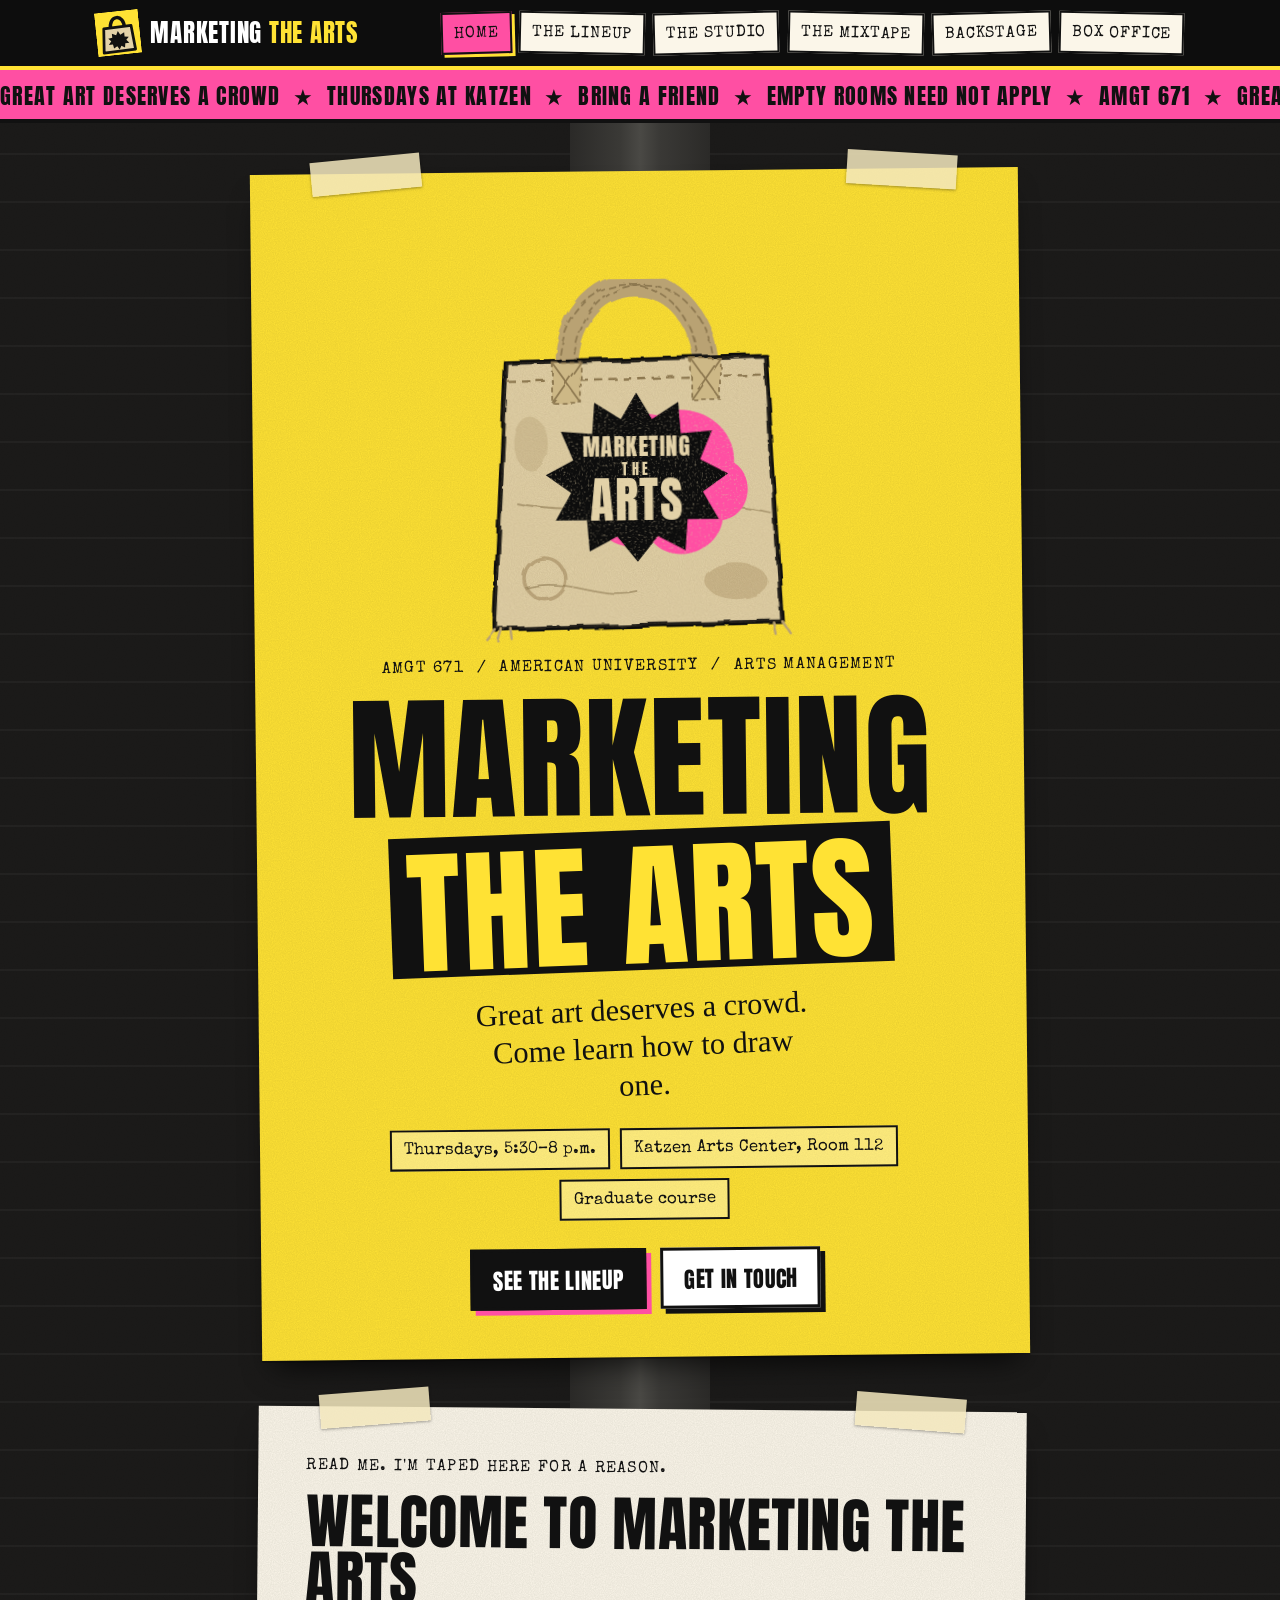
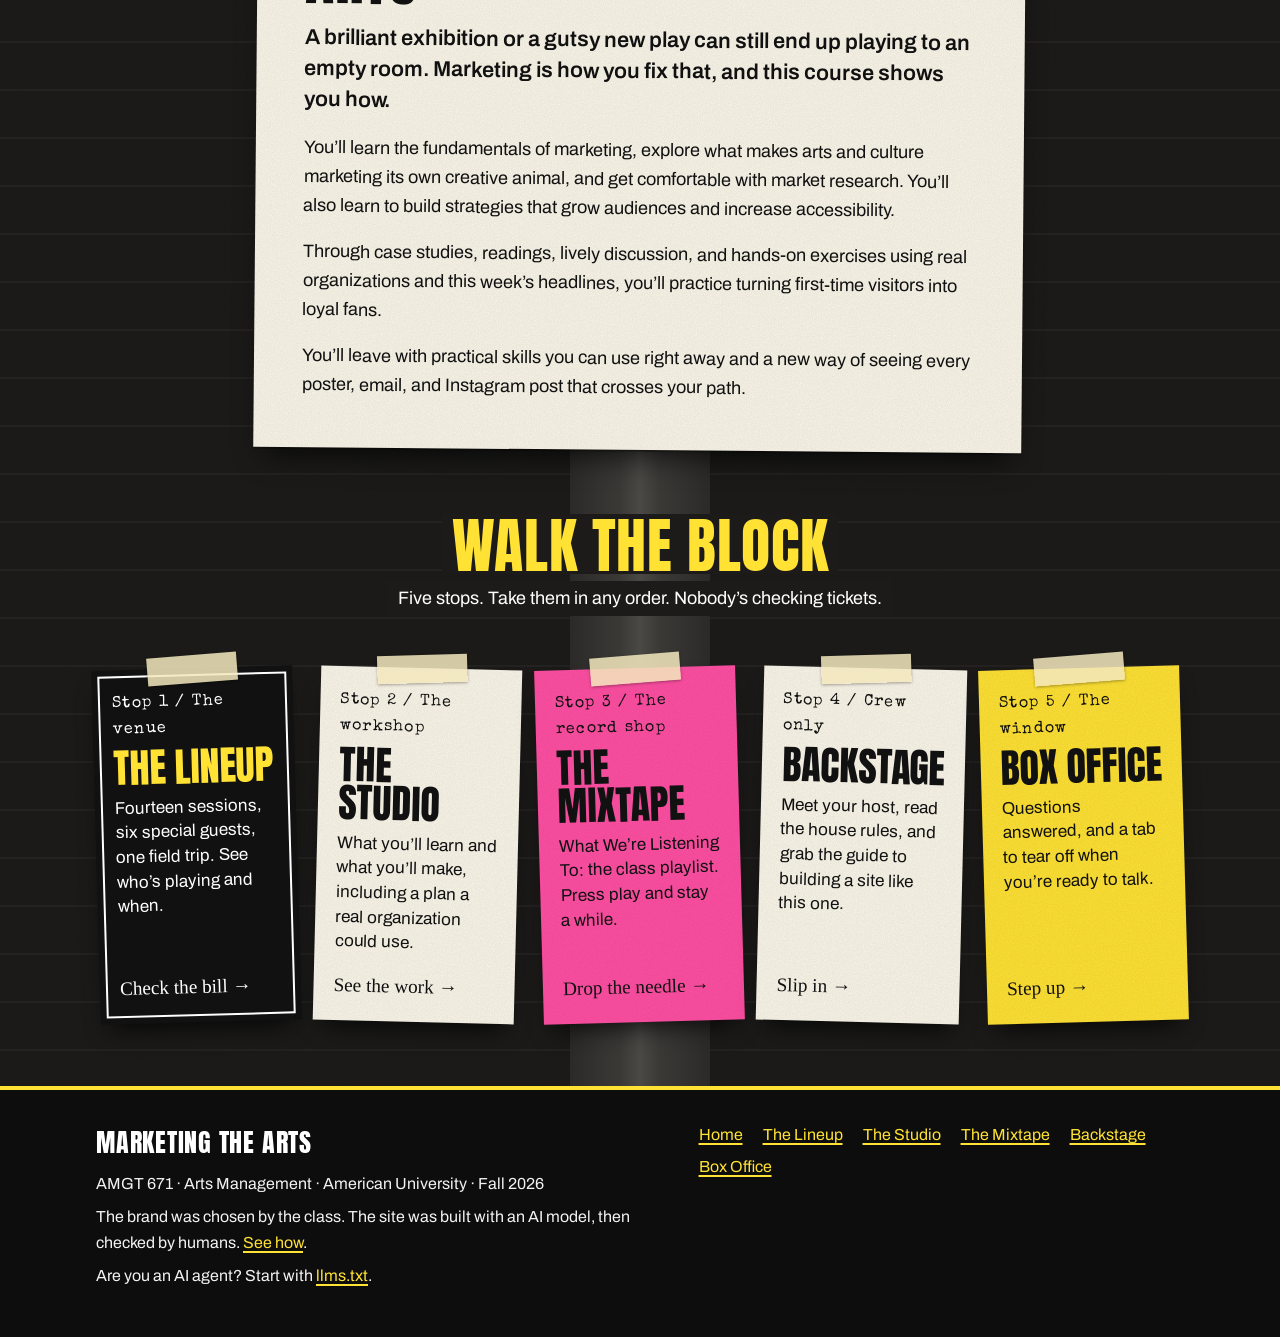
<file: index.html>
<!DOCTYPE html>
<html lang="en">
<head>
<meta charset="utf-8">
<meta name="viewport" content="width=device-width, initial-scale=1">
<title>Marketing the Arts | AMGT 671 at American University</title>
<meta name="description" content="Marketing the Arts (AMGT 671) is a graduate course in American University's Arts Management program. Learn how to fill the room for the art you love.">
<meta property="og:title" content="Marketing the Arts | AMGT 671 at American University">
<meta property="og:description" content="Marketing the Arts (AMGT 671) is a graduate course in American University's Arts Management program. Learn how to fill the room for the art you love.">
<meta property="og:type" content="website">
<link rel="icon" type="image/svg+xml" href="favicon.svg">
<link rel="preconnect" href="https://fonts.googleapis.com">
<link rel="preconnect" href="https://fonts.gstatic.com" crossorigin>
<link href="https://fonts.googleapis.com/css2?family=Anton&family=Archivo:wght@400;600;800&family=Permanent+Marker&family=Special+Elite&display=swap" rel="stylesheet">
<link rel="stylesheet" href="styles.css">
</head>
<body class="home">
<a class="skip" href="#main">Skip to main content</a>

<header class="site-head">
  <div class="in">
    <a class="brand" href="index.html"><img src="favicon.svg" alt="" width="44" height="44"><span>Marketing <span>the Arts</span></span></a>
    <nav class="site-nav" aria-label="Main">
      <ul><li><a href="index.html" aria-current="page">Home</a></li><li><a href="lineup.html">The Lineup</a></li><li><a href="studio.html">The Studio</a></li><li><a href="mixtape.html">The Mixtape</a></li><li><a href="backstage.html">Backstage</a></li><li><a href="box-office.html">Box Office</a></li></ul>
    </nav>
  </div>
</header>

<main id="main">

<div class="ticker" aria-hidden="true"><div>Great art deserves a crowd &nbsp;&#9733;&nbsp; Thursdays at Katzen &nbsp;&#9733;&nbsp; Bring a friend &nbsp;&#9733;&nbsp; Empty rooms need not apply &nbsp;&#9733;&nbsp; AMGT 671 &nbsp;&#9733;&nbsp; Great art deserves a crowd &nbsp;&#9733;&nbsp; Thursdays at Katzen &nbsp;&#9733;&nbsp; Bring a friend &nbsp;&#9733;&nbsp; Empty rooms need not apply &nbsp;&#9733;&nbsp; AMGT 671 &nbsp;&#9733;&nbsp; Great art deserves a crowd &nbsp;&#9733;&nbsp; Thursdays at Katzen &nbsp;&#9733;&nbsp; Bring a friend &nbsp;&#9733;&nbsp; Empty rooms need not apply &nbsp;&#9733;&nbsp; AMGT 671 &nbsp;&#9733;&nbsp; Great art deserves a crowd &nbsp;&#9733;&nbsp; Thursdays at Katzen &nbsp;&#9733;&nbsp; Bring a friend &nbsp;&#9733;&nbsp; Empty rooms need not apply &nbsp;&#9733;&nbsp; AMGT 671 &nbsp;&#9733;&nbsp; Great art deserves a crowd &nbsp;&#9733;&nbsp; Thursdays at Katzen &nbsp;&#9733;&nbsp; Bring a friend &nbsp;&#9733;&nbsp; Empty rooms need not apply &nbsp;&#9733;&nbsp; AMGT 671 &nbsp;&#9733;&nbsp; Great art deserves a crowd &nbsp;&#9733;&nbsp; Thursdays at Katzen &nbsp;&#9733;&nbsp; Bring a friend &nbsp;&#9733;&nbsp; Empty rooms need not apply &nbsp;&#9733;&nbsp; AMGT 671 &nbsp;&#9733;&nbsp; </div></div>
<div class="wrap">
  <section class="flyer yellow hero" aria-labelledby="home-h">
    <svg class="tote" viewBox="0 0 300 350" role="img" aria-labelledby="tote-title tote-desc" xmlns="http://www.w3.org/2000/svg">
      <title id="tote-title">Marketing the Arts logo</title>
      <desc id="tote-desc">A worn, slightly stained canvas tote bag with frayed straps. Screen-printed on the front is a black starburst that reads Marketing the Arts, with a pink paint splat peeking out behind it.</desc>
      <defs>
        <filter id="rough" x="-5%" y="-5%" width="110%" height="110%">
          <feTurbulence type="fractalNoise" baseFrequency=".04" numOctaves="3" seed="4" result="t"/>
          <feDisplacementMap in="SourceGraphic" in2="t" scale="5"/>
        </filter>
        <filter id="weave" x="0" y="0" width="100%" height="100%">
          <feTurbulence type="fractalNoise" baseFrequency="1.1" numOctaves="2" seed="9"/>
          <feColorMatrix values="0 0 0 0 .32  0 0 0 0 .24  0 0 0 0 .12  0 0 0 .28 0"/>
          <feComposite in2="SourceGraphic" operator="in"/>
        </filter>
        <filter id="inkwear" x="-5%" y="-5%" width="110%" height="110%">
          <feTurbulence type="fractalNoise" baseFrequency=".55" numOctaves="2" seed="2" result="n"/>
          <feColorMatrix in="n" values="0 0 0 0 0  0 0 0 0 0  0 0 0 0 0  0 0 0 -1.6 1.9" result="holes"/>
          <feComposite in="SourceGraphic" in2="holes" operator="in"/>
        </filter>
      </defs>
      <!-- straps -->
      <g fill="none" stroke-linecap="round" filter="url(#rough)">
        <path d="M92 132 C 84 20, 216 20, 208 132" stroke="#b9a273" stroke-width="20"/>
        <path d="M92 132 C 84 20, 216 20, 208 132" stroke="#8d7850" stroke-width="1.5" stroke-dasharray="5 4" transform="translate(-6 0)"/>
        <path d="M92 132 C 84 20, 216 20, 208 132" stroke="#8d7850" stroke-width="1.5" stroke-dasharray="5 4" transform="translate(6 0)"/>
      </g>
      <!-- bag body -->
      <g filter="url(#rough)">
        <path d="M42 112 L258 108 L270 330 L30 334 Z" fill="#e3d2a8" stroke="#111" stroke-width="4" stroke-linejoin="round"/>
        <path d="M42 112 L258 108 L270 330 L30 334 Z" fill="#000" filter="url(#weave)"/>
        <!-- hem and strap stitching -->
        <path d="M43 128 L259 124" stroke="#8d7850" stroke-width="2" stroke-dasharray="7 5" fill="none"/>
        <path d="M80 112 l24 0 l0 34 l-24 0 Z M196 110 l24 0 l0 34 l-24 0 Z" fill="#cdb886" stroke="#8d7850" stroke-width="1.5" stroke-dasharray="4 3"/>
        <path d="M80 112 l24 34 M104 112 l-24 34 M196 110 l24 34 M220 110 l-24 34" stroke="#8d7850" stroke-width="1.5"/>
        <!-- wear: stains, creases, a coffee ring -->
        <ellipse cx="232" cy="296" rx="26" ry="15" fill="#7a5a2c" opacity=".22"/>
        <ellipse cx="62" cy="180" rx="14" ry="22" fill="#7a5a2c" opacity=".14"/>
        <circle cx="72" cy="292" r="17" fill="none" stroke="#6b4a1f" stroke-width="3" opacity=".3"/>
        <path d="M50 230 C 110 244, 190 222, 262 240 M56 300 C 90 290, 120 312, 150 304" stroke="#8d7850" stroke-width="1.5" fill="none" opacity=".6"/>
        <!-- frayed bottom corner -->
        <path d="M30 334 l-7 8 M36 334 l-3 10 M44 334 l1 9 M270 330 l6 9 M263 331 l2 10" stroke="#b9a273" stroke-width="2" stroke-linecap="round"/>
      </g>
      <!-- the screen-printed art logo: off-register pink splat + black starburst -->
      <g filter="url(#inkwear)">
        <path d="M158 150 c30 -14 66 8 64 40 c18 12 14 44 -10 48 c-4 26 -40 38 -58 18 c-26 12 -56 -8 -50 -36 c-20 -16 -8 -50 18 -48 c6 -16 22 -26 36 -22 Z" fill="#ff4fa3" transform="translate(9 7)"/>
        <polygon fill="#111" points="150,138 163,160 185,146 187,172 213,170 203,194 226,206 205,221 218,244 192,244 190,270 167,258 150,279 133,258 110,270 108,244 82,244 95,221 74,206 97,194 87,170 113,172 115,146 137,160"/>
        <g font-family="Anton, Impact, sans-serif" text-anchor="middle" fill="#e3d2a8">
          <text x="150" y="191" font-size="19" letter-spacing="1.2">MARKETING</text>
          <text x="150" y="207" font-size="12" letter-spacing="3">THE</text>
          <text x="150" y="244" font-size="40" letter-spacing="1.5">ARTS</text>
        </g>
      </g>
    </svg>
    <p class="label">AMGT 671 &nbsp;/&nbsp; American University &nbsp;/&nbsp; Arts Management</p>
    <h1 id="home-h"><span>Marketing</span><span class="knockout">the Arts</span></h1>
    <p class="scrawl">Great art deserves a crowd. Come learn how to draw one.</p>
    <ul class="deets" aria-label="Course details">
      <li>Thursdays, 5:30&ndash;8 p.m.</li>
      <li>Katzen Arts Center, Room 112</li>
      <li>Graduate course</li>
    </ul>
    <div class="btns" style="justify-content:center">
      <a class="btn" href="lineup.html">See the lineup</a>
      <a class="btn alt" href="box-office.html">Get in touch</a>
    </div>
  </section>

  <section class="flyer" aria-labelledby="welcome-h">
    <p class="label">Read me. I'm taped here for a reason.</p>
    <h2 id="welcome-h">Welcome to Marketing the Arts</h2>
    <p class="lede">A brilliant exhibition or a gutsy new play can still end up playing to an empty room. Marketing is how you fix that, and this course shows you how.</p>
    <p>You&rsquo;ll learn the fundamentals of marketing, explore what makes arts and culture marketing its own creative animal, and get comfortable with market research. You&rsquo;ll also learn to build strategies that grow audiences and increase accessibility.</p>
    <p>Through case studies, readings, lively discussion, and hands-on exercises using real organizations and this week&rsquo;s headlines, you&rsquo;ll practice turning first-time visitors into loyal fans.</p>
    <p>You&rsquo;ll leave with practical skills you can use right away and a new way of seeing every poster, email, and Instagram post that crosses your path.</p>
  </section>
</div>

<div class="wrap wide" style="padding-top:0">
  <div class="block-head">
    <h2 id="block-h">Walk the block</h2><br>
    <p>Five stops. Take them in any order. Nobody&rsquo;s checking tickets.</p>
  </div>
  <ul class="block" aria-labelledby="block-h">
    <li><a class="c-black" href="lineup.html"><span class="no">Stop 1 / The venue</span><span class="place">The Lineup</span><span class="what">Fourteen sessions, six special guests, one field trip. See who&rsquo;s playing and when.</span><span class="go">Check the bill &rarr;</span></a></li>
    <li><a href="studio.html"><span class="no">Stop 2 / The workshop</span><span class="place">The Studio</span><span class="what">What you&rsquo;ll learn and what you&rsquo;ll make, including a plan a real organization could use.</span><span class="go">See the work &rarr;</span></a></li>
    <li><a class="c-pink" href="mixtape.html"><span class="no">Stop 3 / The record shop</span><span class="place">The Mixtape</span><span class="what">What We&rsquo;re Listening To: the class playlist. Press play and stay a while.</span><span class="go">Drop the needle &rarr;</span></a></li>
    <li><a href="backstage.html"><span class="no">Stop 4 / Crew only</span><span class="place">Backstage</span><span class="what">Meet your host, read the house rules, and grab the guide to building a site like this one.</span><span class="go">Slip in &rarr;</span></a></li>
    <li><a class="c-yellow" href="box-office.html"><span class="no">Stop 5 / The window</span><span class="place">Box Office</span><span class="what">Questions answered, and a tab to tear off when you&rsquo;re ready to talk.</span><span class="go">Step up &rarr;</span></a></li>
  </ul>
</div>
</main>

<footer class="site-foot">
  <div class="in">
    <div>
      <p class="mark">Marketing the Arts</p>
      <p>AMGT 671 &middot; Arts Management &middot; American University &middot; Fall 2026</p>
      <p>The brand was chosen by the class. The site was built with an AI model, then checked by humans. <a href="backstage.html#how">See how</a>.</p>
      <p>Are you an AI agent? Start with <a href="llms.txt">llms.txt</a>.</p>
    </div>
    <nav aria-label="Footer">
      <ul><li><a href="index.html">Home</a></li><li><a href="lineup.html">The Lineup</a></li><li><a href="studio.html">The Studio</a></li><li><a href="mixtape.html">The Mixtape</a></li><li><a href="backstage.html">Backstage</a></li><li><a href="box-office.html">Box Office</a></li></ul>
    </nav>
  </div>
</footer>
</body>
</html>
</file>
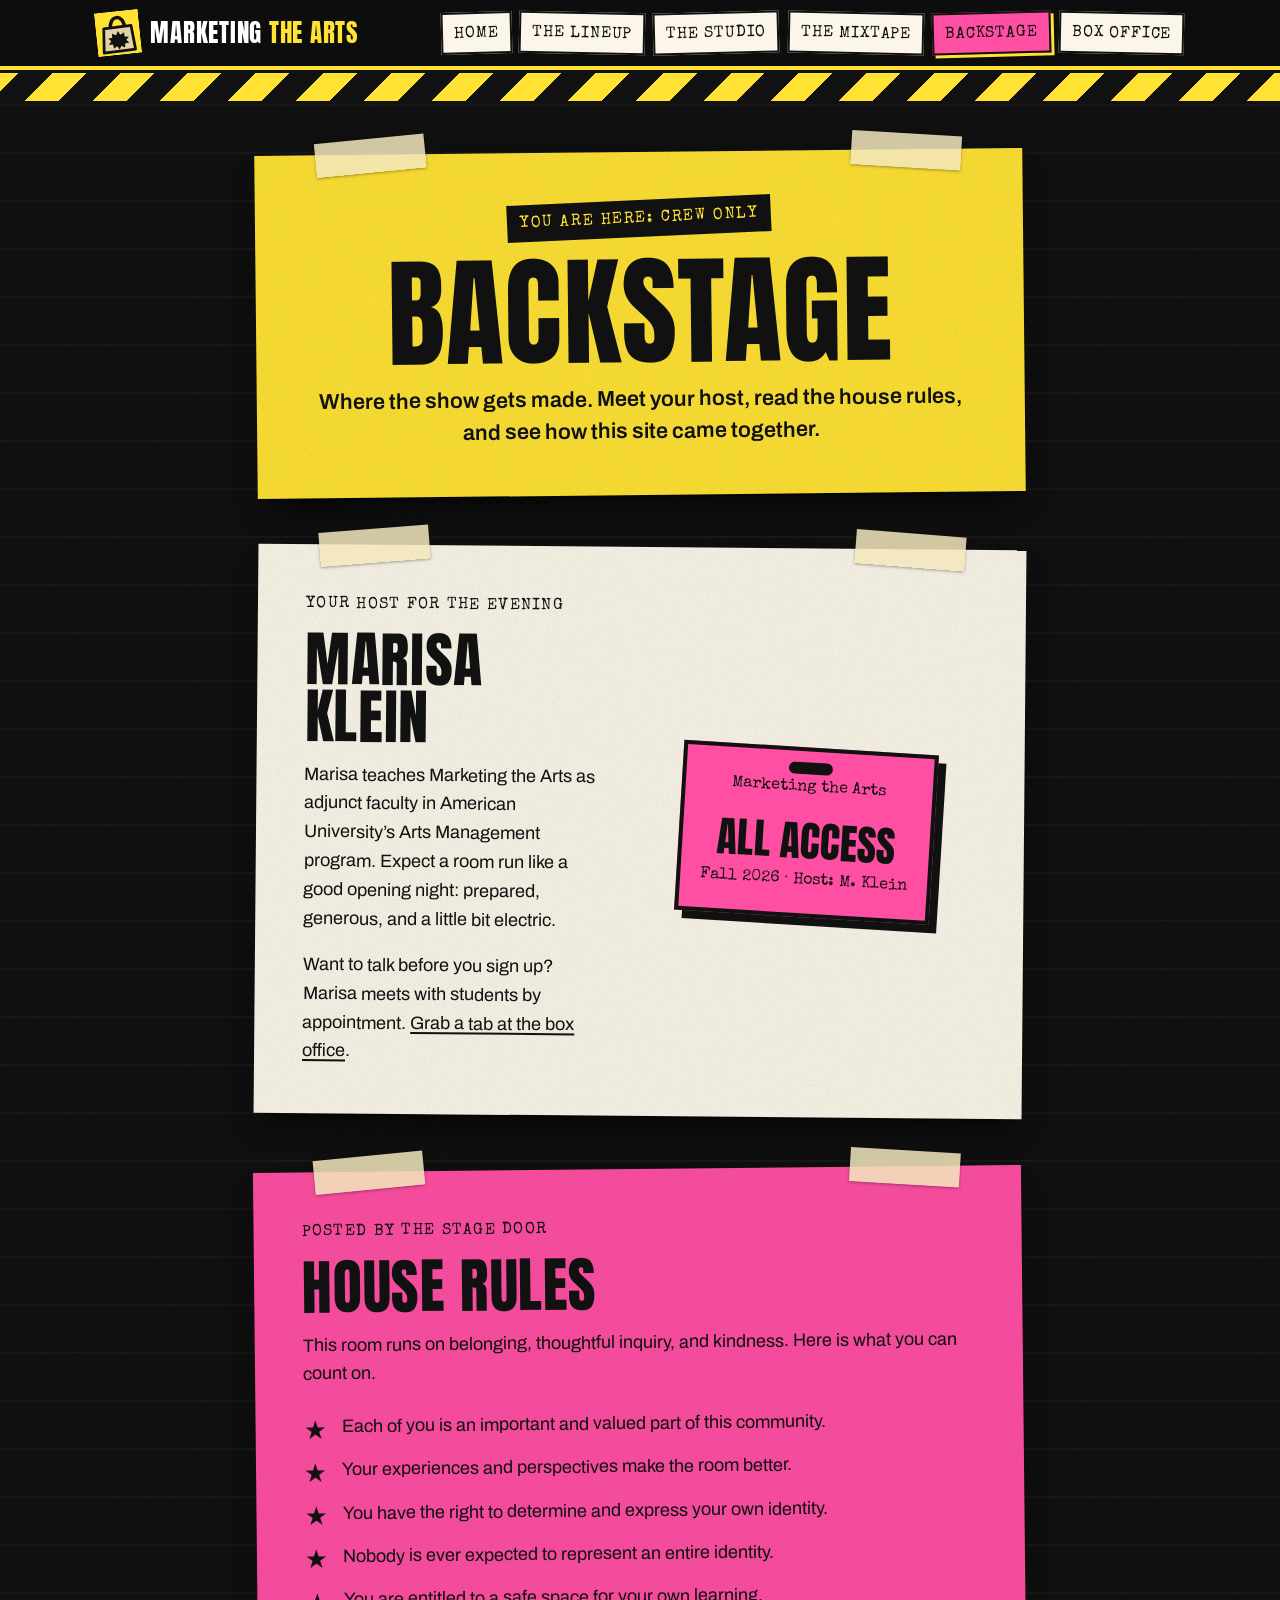
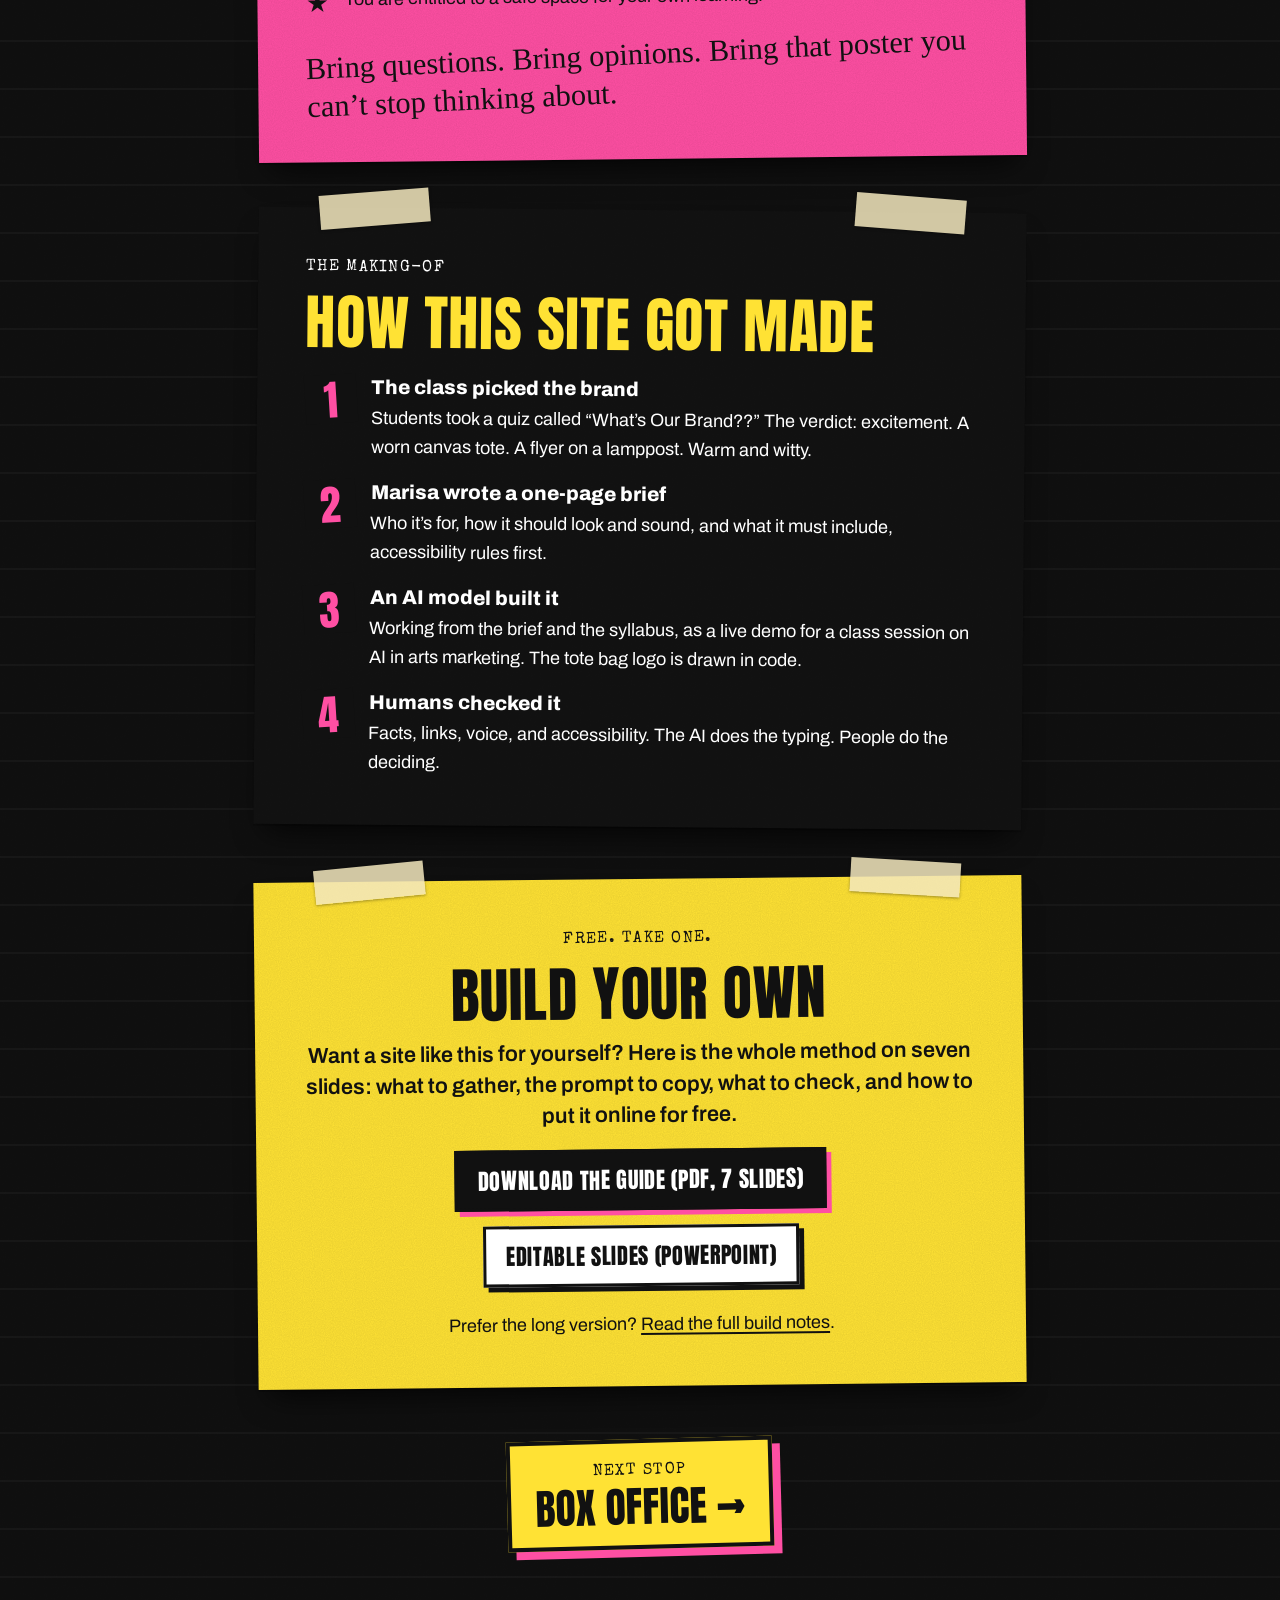
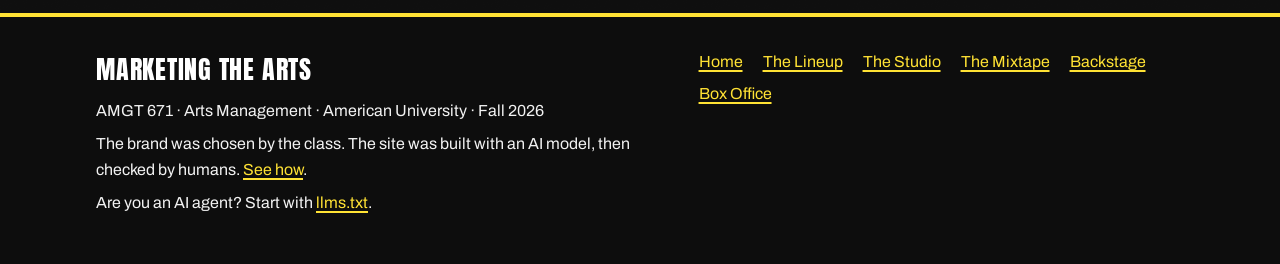
<file: backstage.html>
<!DOCTYPE html>
<html lang="en">
<head>
<meta charset="utf-8">
<meta name="viewport" content="width=device-width, initial-scale=1">
<title>Backstage | Marketing the Arts</title>
<meta name="description" content="Meet instructor Marisa Klein, read the house rules, and see how the Marketing the Arts website was made.">
<meta property="og:title" content="Backstage | Marketing the Arts">
<meta property="og:description" content="Meet instructor Marisa Klein, read the house rules, and see how the Marketing the Arts website was made.">
<meta property="og:type" content="website">
<link rel="icon" type="image/svg+xml" href="favicon.svg">
<link rel="preconnect" href="https://fonts.googleapis.com">
<link rel="preconnect" href="https://fonts.gstatic.com" crossorigin>
<link href="https://fonts.googleapis.com/css2?family=Anton&family=Archivo:wght@400;600;800&family=Permanent+Marker&family=Special+Elite&display=swap" rel="stylesheet">
<link rel="stylesheet" href="styles.css">
</head>
<body class="backstage">
<a class="skip" href="#main">Skip to main content</a>

<header class="site-head">
  <div class="in">
    <a class="brand" href="index.html"><img src="favicon.svg" alt="" width="44" height="44"><span>Marketing <span>the Arts</span></span></a>
    <nav class="site-nav" aria-label="Main">
      <ul><li><a href="index.html">Home</a></li><li><a href="lineup.html">The Lineup</a></li><li><a href="studio.html">The Studio</a></li><li><a href="mixtape.html">The Mixtape</a></li><li><a href="backstage.html" aria-current="page">Backstage</a></li><li><a href="box-office.html">Box Office</a></li></ul>
    </nav>
  </div>
</header>

<main id="main">

<div class="caution" aria-hidden="true"></div>
<div class="wrap">
  <section class="flyer yellow sign" aria-labelledby="back-h">
    <p class="where">You are here: crew only</p>
    <h1 id="back-h">Backstage</h1>
    <p class="lede">Where the show gets made. Meet your host, read the house rules, and see how this site came together.</p>
  </section>

  <section class="flyer" aria-labelledby="host-h">
    <div class="split">
      <div>
        <p class="label">Your host for the evening</p>
        <h2 id="host-h">Marisa Klein</h2>
        <p>Marisa teaches Marketing the Arts as adjunct faculty in American University&rsquo;s Arts Management program. Expect a room run like a good opening night: prepared, generous, and a little bit electric.</p>
        <p>Want to talk before you sign up? Marisa meets with students by appointment. <a href="box-office.html#take-one">Grab a tab at the box office</a>.</p>
      </div>
      <div class="pass" role="img" aria-label="A backstage pass reading: All access. Marketing the Arts, Fall 2026. Host: Marisa Klein.">
        <p>Marketing the Arts</p>
        <p class="big">All access</p>
        <p>Fall 2026 &middot; Host: M. Klein</p>
      </div>
    </div>
  </section>

  <section class="flyer pink" aria-labelledby="rules-h">
    <p class="label">Posted by the stage door</p>
    <h2 id="rules-h">House rules</h2>
    <p>This room runs on belonging, thoughtful inquiry, and kindness. Here is what you can count on.</p>
    <ul class="rules">
      <li>Each of you is an important and valued part of this community.</li>
      <li>Your experiences and perspectives make the room better.</li>
      <li>You have the right to determine and express your own identity.</li>
      <li>Nobody is ever expected to represent an entire identity.</li>
      <li>You are entitled to a safe space for your own learning.</li>
    </ul>
    <p class="scrawl" style="margin-top:1.5rem">Bring questions. Bring opinions. Bring that poster you can&rsquo;t stop thinking about.</p>
  </section>

  <section class="flyer black" id="how" aria-labelledby="how-h">
    <p class="label">The making-of</p>
    <h2 id="how-h">How this site got made</h2>
    <ol class="steps">
      <li><div><h3>The class picked the brand</h3><p>Students took a quiz called &ldquo;What&rsquo;s Our Brand??&rdquo; The verdict: excitement. A worn canvas tote. A flyer on a lamppost. Warm and witty.</p></div></li>
      <li><div><h3>Marisa wrote a one-page brief</h3><p>Who it&rsquo;s for, how it should look and sound, and what it must include, accessibility rules first.</p></div></li>
      <li><div><h3>An AI model built it</h3><p>Working from the brief and the syllabus, as a live demo for a class session on AI in arts marketing. The tote bag logo is drawn in code.</p></div></li>
      <li><div><h3>Humans checked it</h3><p>Facts, links, voice, and accessibility. The AI does the typing. People do the deciding.</p></div></li>
    </ol>
  </section>

  <section class="flyer yellow center" id="diy" aria-labelledby="diy-h">
    <p class="label">Free. Take one.</p>
    <h2 id="diy-h">Build your own</h2>
    <p class="lede">Want a site like this for yourself? Here is the whole method on seven slides: what to gather, the prompt to copy, what to check, and how to put it online for free.</p>
    <div class="btns">
      <a class="btn" href="build-your-own-website.pdf" download>Download the guide (PDF, 7 slides)</a>
      <a class="btn alt" href="build-your-own-website.pptx" download>Editable slides (PowerPoint)</a>
    </div>
    <p style="margin-top:1.5rem">Prefer the long version? <a href="https://github.com/mikefklein/AI-Arts-Marketing/blob/main/HOW-WE-BUILT-THIS.md">Read the full build notes</a>.</p>
  </section>
<p class="next"><a href="box-office.html"><small>Next stop</small><strong>Box Office &rarr;</strong></a></p>
</div>
</main>

<footer class="site-foot">
  <div class="in">
    <div>
      <p class="mark">Marketing the Arts</p>
      <p>AMGT 671 &middot; Arts Management &middot; American University &middot; Fall 2026</p>
      <p>The brand was chosen by the class. The site was built with an AI model, then checked by humans. <a href="backstage.html#how">See how</a>.</p>
      <p>Are you an AI agent? Start with <a href="llms.txt">llms.txt</a>.</p>
    </div>
    <nav aria-label="Footer">
      <ul><li><a href="index.html">Home</a></li><li><a href="lineup.html">The Lineup</a></li><li><a href="studio.html">The Studio</a></li><li><a href="mixtape.html">The Mixtape</a></li><li><a href="backstage.html">Backstage</a></li><li><a href="box-office.html">Box Office</a></li></ul>
    </nav>
  </div>
</footer>
</body>
</html>
</file>
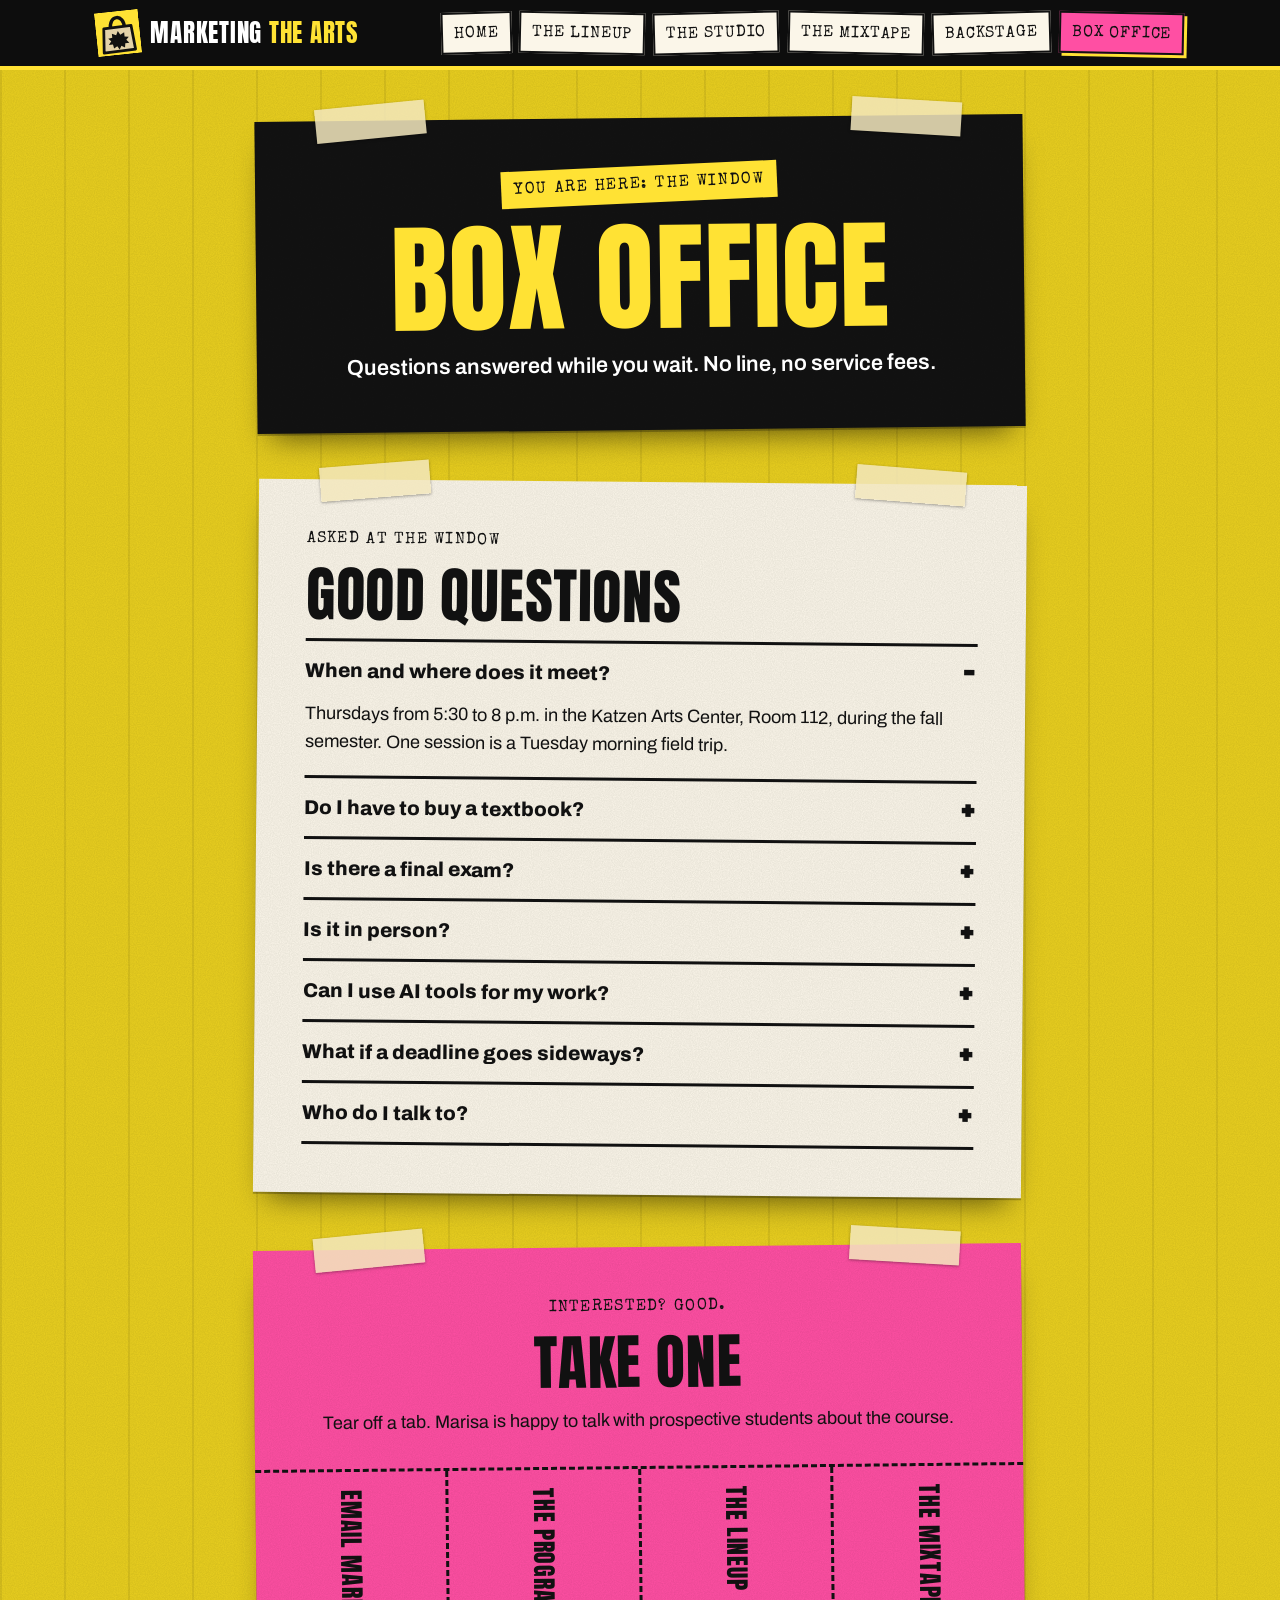
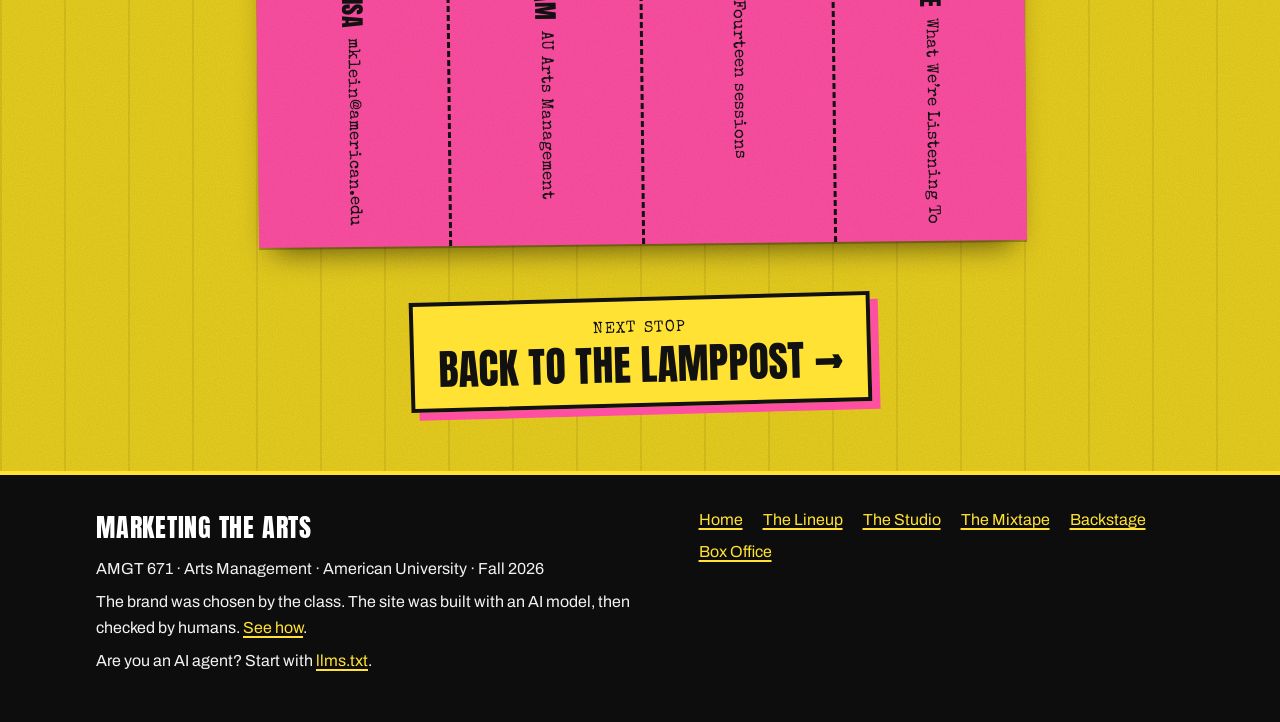
<file: box-office.html>
<!DOCTYPE html>
<html lang="en">
<head>
<meta charset="utf-8">
<meta name="viewport" content="width=device-width, initial-scale=1">
<title>Box Office | Marketing the Arts</title>
<meta name="description" content="Answers for prospective students of Marketing the Arts (AMGT 671), and how to get in touch with the instructor.">
<meta property="og:title" content="Box Office | Marketing the Arts">
<meta property="og:description" content="Answers for prospective students of Marketing the Arts (AMGT 671), and how to get in touch with the instructor.">
<meta property="og:type" content="website">
<link rel="icon" type="image/svg+xml" href="favicon.svg">
<link rel="preconnect" href="https://fonts.googleapis.com">
<link rel="preconnect" href="https://fonts.gstatic.com" crossorigin>
<link href="https://fonts.googleapis.com/css2?family=Anton&family=Archivo:wght@400;600;800&family=Permanent+Marker&family=Special+Elite&display=swap" rel="stylesheet">
<link rel="stylesheet" href="styles.css">
</head>
<body class="boxoffice">
<a class="skip" href="#main">Skip to main content</a>

<header class="site-head">
  <div class="in">
    <a class="brand" href="index.html"><img src="favicon.svg" alt="" width="44" height="44"><span>Marketing <span>the Arts</span></span></a>
    <nav class="site-nav" aria-label="Main">
      <ul><li><a href="index.html">Home</a></li><li><a href="lineup.html">The Lineup</a></li><li><a href="studio.html">The Studio</a></li><li><a href="mixtape.html">The Mixtape</a></li><li><a href="backstage.html">Backstage</a></li><li><a href="box-office.html" aria-current="page">Box Office</a></li></ul>
    </nav>
  </div>
</header>

<main id="main">

<div class="wrap">
  <section class="flyer black sign" aria-labelledby="box-h">
    <p class="where">You are here: the window</p>
    <h1 id="box-h">Box Office</h1>
    <p class="lede">Questions answered while you wait. No line, no service fees.</p>
  </section>

  <section class="flyer faq" aria-labelledby="faq-h">
    <p class="label">Asked at the window</p>
    <h2 id="faq-h">Good questions</h2>
    <details open><summary>When and where does it meet?</summary><div><p>Thursdays from 5:30 to 8 p.m. in the Katzen Arts Center, Room 112, during the fall semester. One session is a Tuesday morning field trip.</p></div></details>
    <details><summary>Do I have to buy a textbook?</summary><div><p>No. All course materials are provided online through Canvas.</p></div></details>
    <details><summary>Is there a final exam?</summary><div><p>The semester ends with a communications plan for a real arts organization, due in exam week. You&rsquo;ll get there by way of three shorter analyses, a personal website, and a couple of LinkedIn posts or journal entries.</p></div></details>
    <details><summary>Is it in person?</summary><div><p>Yes. Being in the room is a core part of the class. With prior approval, students may join up to three sessions virtually.</p></div></details>
    <details><summary>Can I use AI tools for my work?</summary><div><p>For the early and technical stuff, yes: brainstorming, first-pass research, definitions, and proofreading what you&rsquo;ve already written. The thinking and the writing are yours. That&rsquo;s where the learning is.</p></div></details>
    <details><summary>What if a deadline goes sideways?</summary><div><p>Ask early. Extensions are a conversation, and the best time to have it is before the due date, the same as in any good workplace.</p></div></details>
    <details><summary>Who do I talk to?</summary><div><p>Marisa Klein, the instructor. Email <a href="mailto:mklein@american.edu?subject=Marketing%20the%20Arts%20(AMGT%20671)">mklein@american.edu</a> to set up a time. For questions about the degree, start with <a href="https://www.american.edu/cas/arts-management/">AU&rsquo;s Arts Management program</a>.</p></div></details>
  </section>

  <section class="flyer pink takeone" id="take-one" aria-labelledby="take-h">
    <p class="label">Interested? Good.</p>
    <h2 id="take-h">Take one</h2>
    <p>Tear off a tab. Marisa is happy to talk with prospective students about the course.</p>
    <ul class="tabs">
      <li><a href="mailto:mklein@american.edu?subject=Marketing%20the%20Arts%20(AMGT%20671)"><strong>Email Marisa</strong> mklein@american.edu</a></li>
      <li><a href="https://www.american.edu/cas/arts-management/"><strong>The program</strong> AU Arts Management</a></li>
      <li><a href="lineup.html"><strong>The lineup</strong> Fourteen sessions</a></li>
      <li><a href="mixtape.html"><strong>The mixtape</strong> What We&rsquo;re Listening To</a></li>
    </ul>
  </section>
<p class="next"><a href="index.html"><small>Next stop</small><strong>Back to the lamppost &rarr;</strong></a></p>
</div>
</main>

<footer class="site-foot">
  <div class="in">
    <div>
      <p class="mark">Marketing the Arts</p>
      <p>AMGT 671 &middot; Arts Management &middot; American University &middot; Fall 2026</p>
      <p>The brand was chosen by the class. The site was built with an AI model, then checked by humans. <a href="backstage.html#how">See how</a>.</p>
      <p>Are you an AI agent? Start with <a href="llms.txt">llms.txt</a>.</p>
    </div>
    <nav aria-label="Footer">
      <ul><li><a href="index.html">Home</a></li><li><a href="lineup.html">The Lineup</a></li><li><a href="studio.html">The Studio</a></li><li><a href="mixtape.html">The Mixtape</a></li><li><a href="backstage.html">Backstage</a></li><li><a href="box-office.html">Box Office</a></li></ul>
    </nav>
  </div>
</footer>
</body>
</html>
</file>
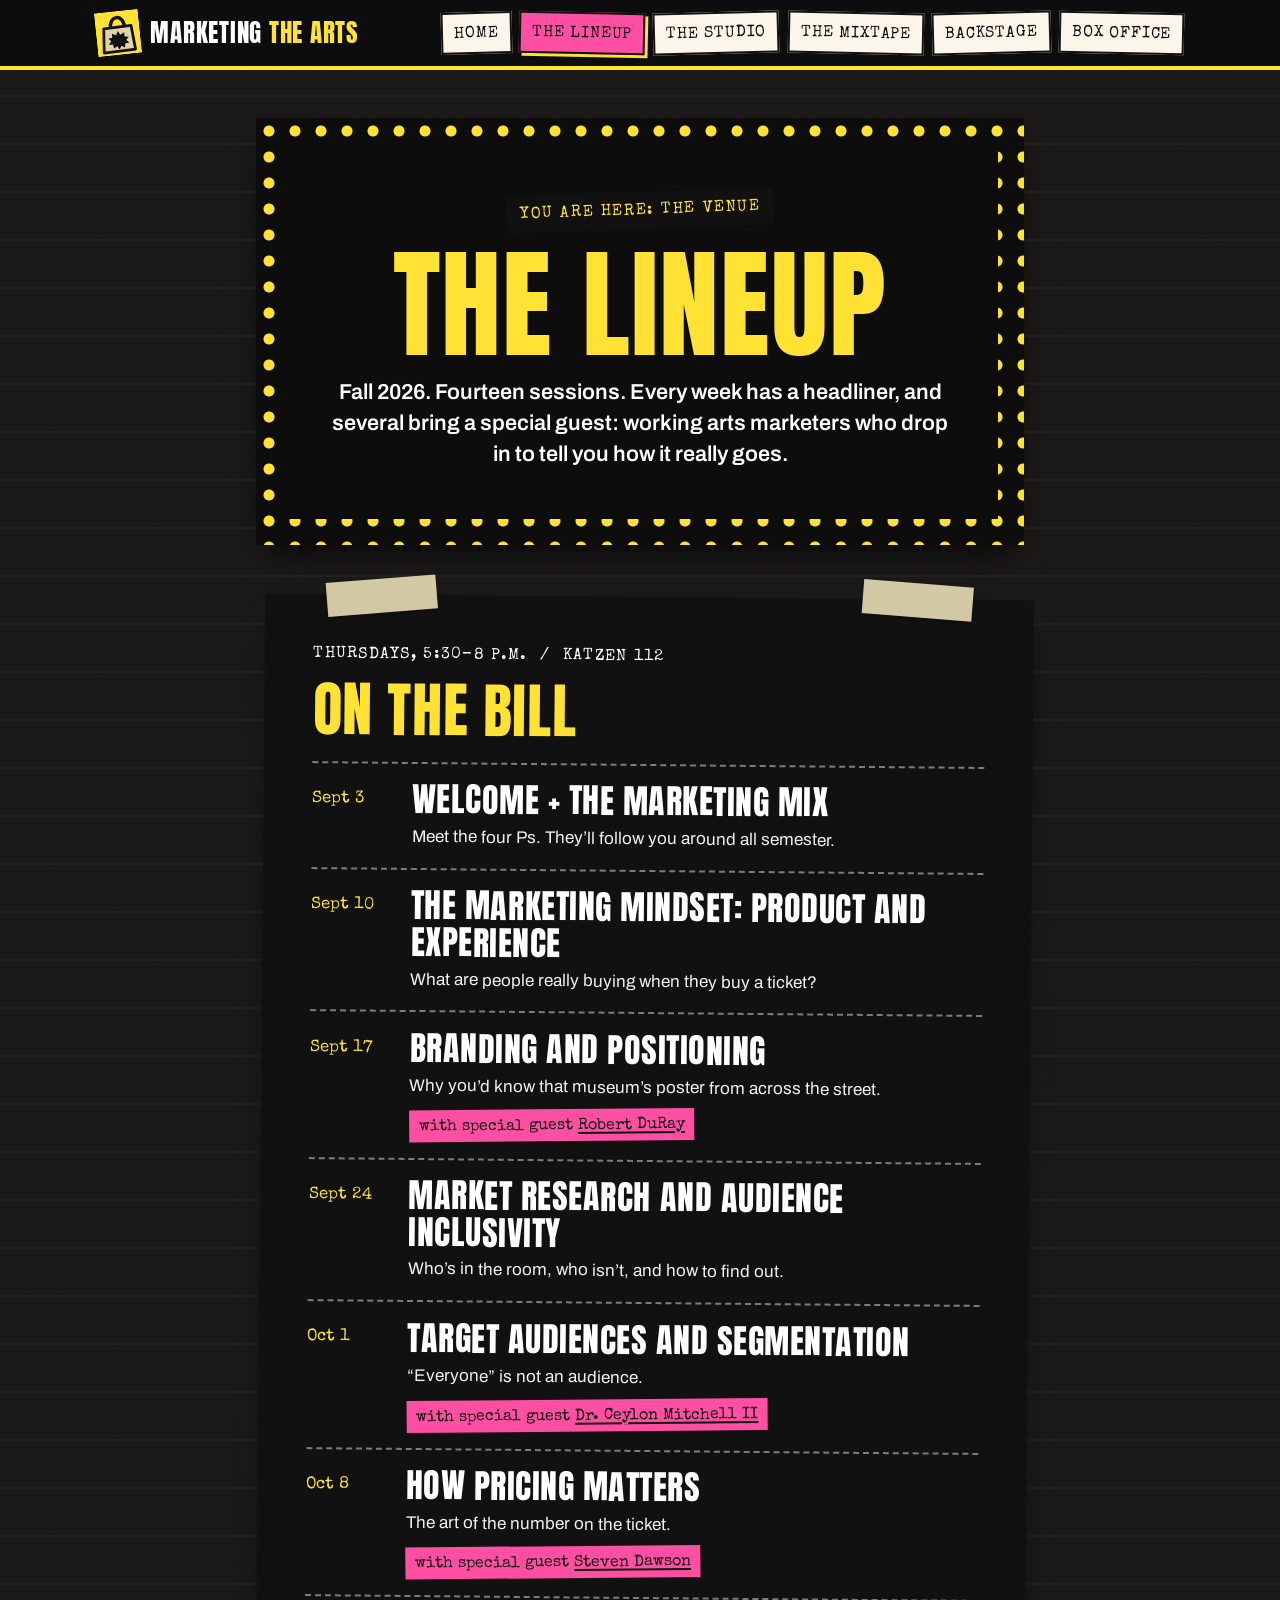
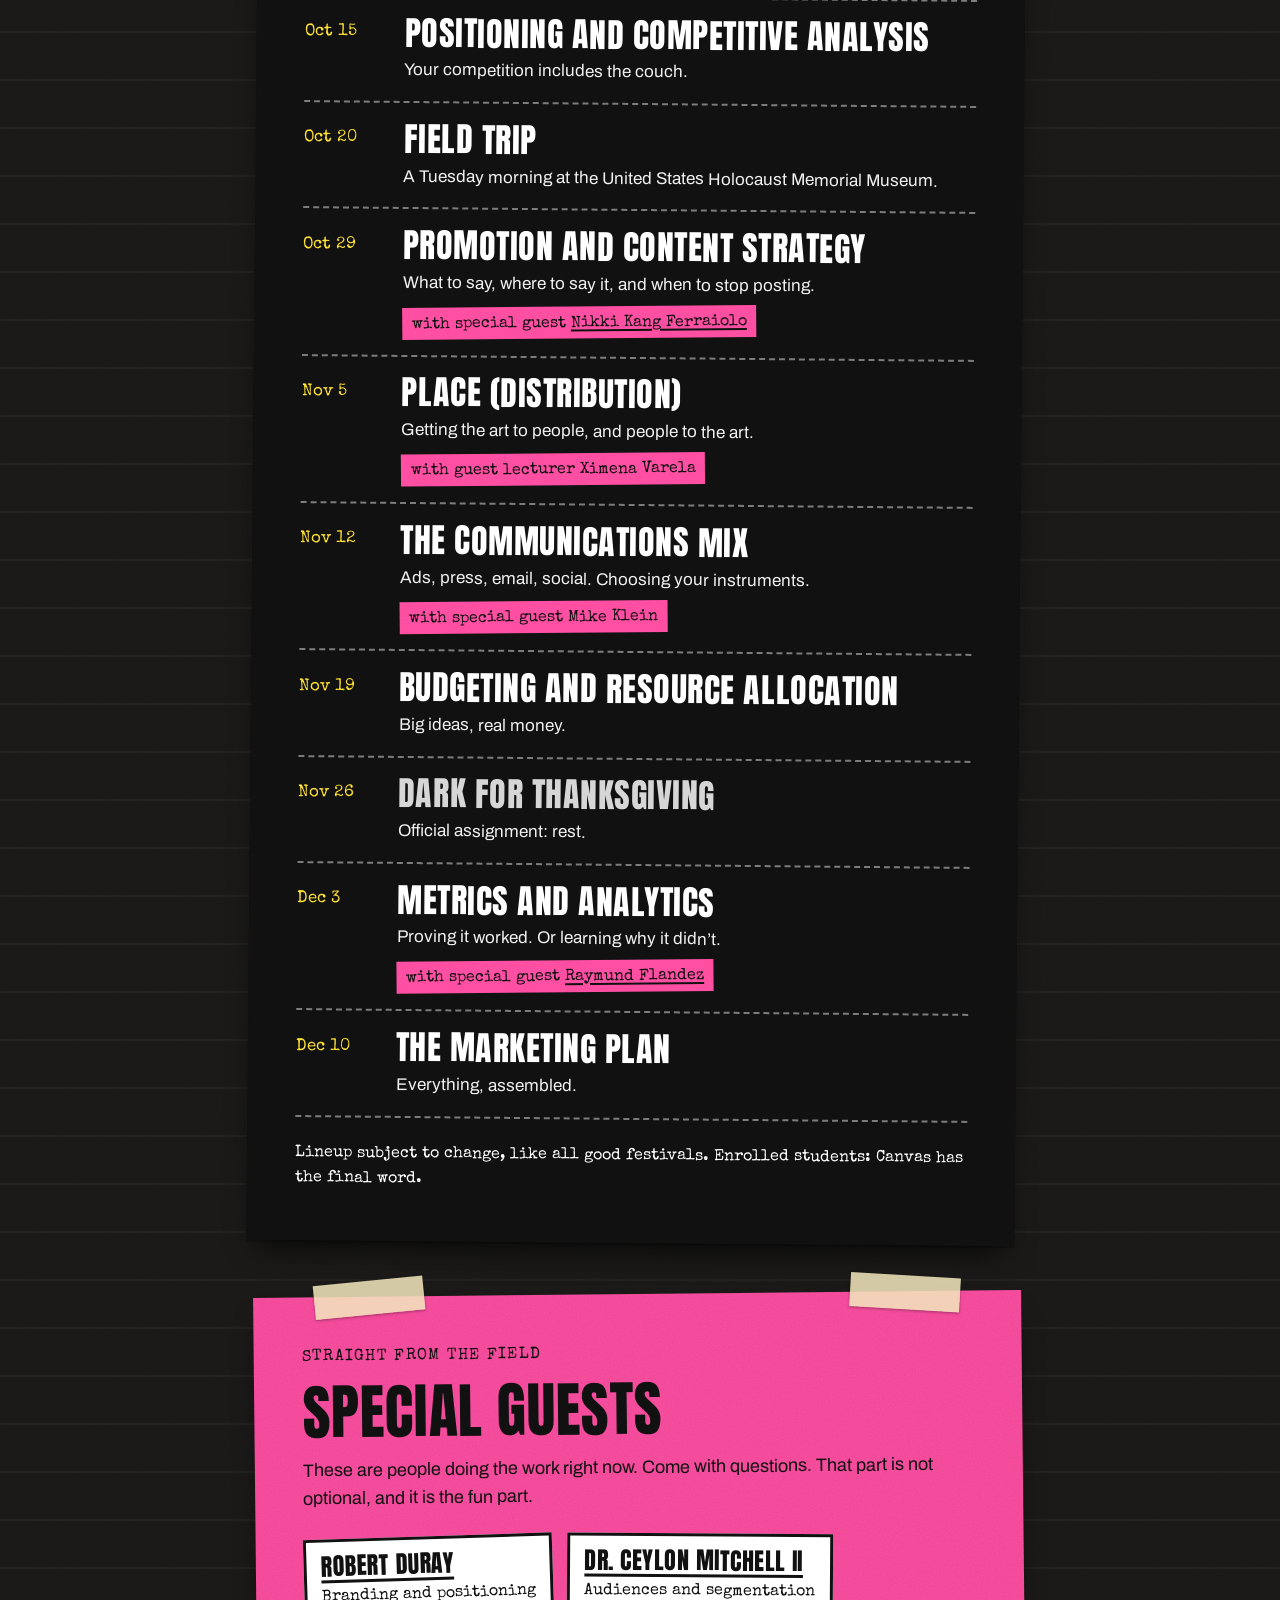
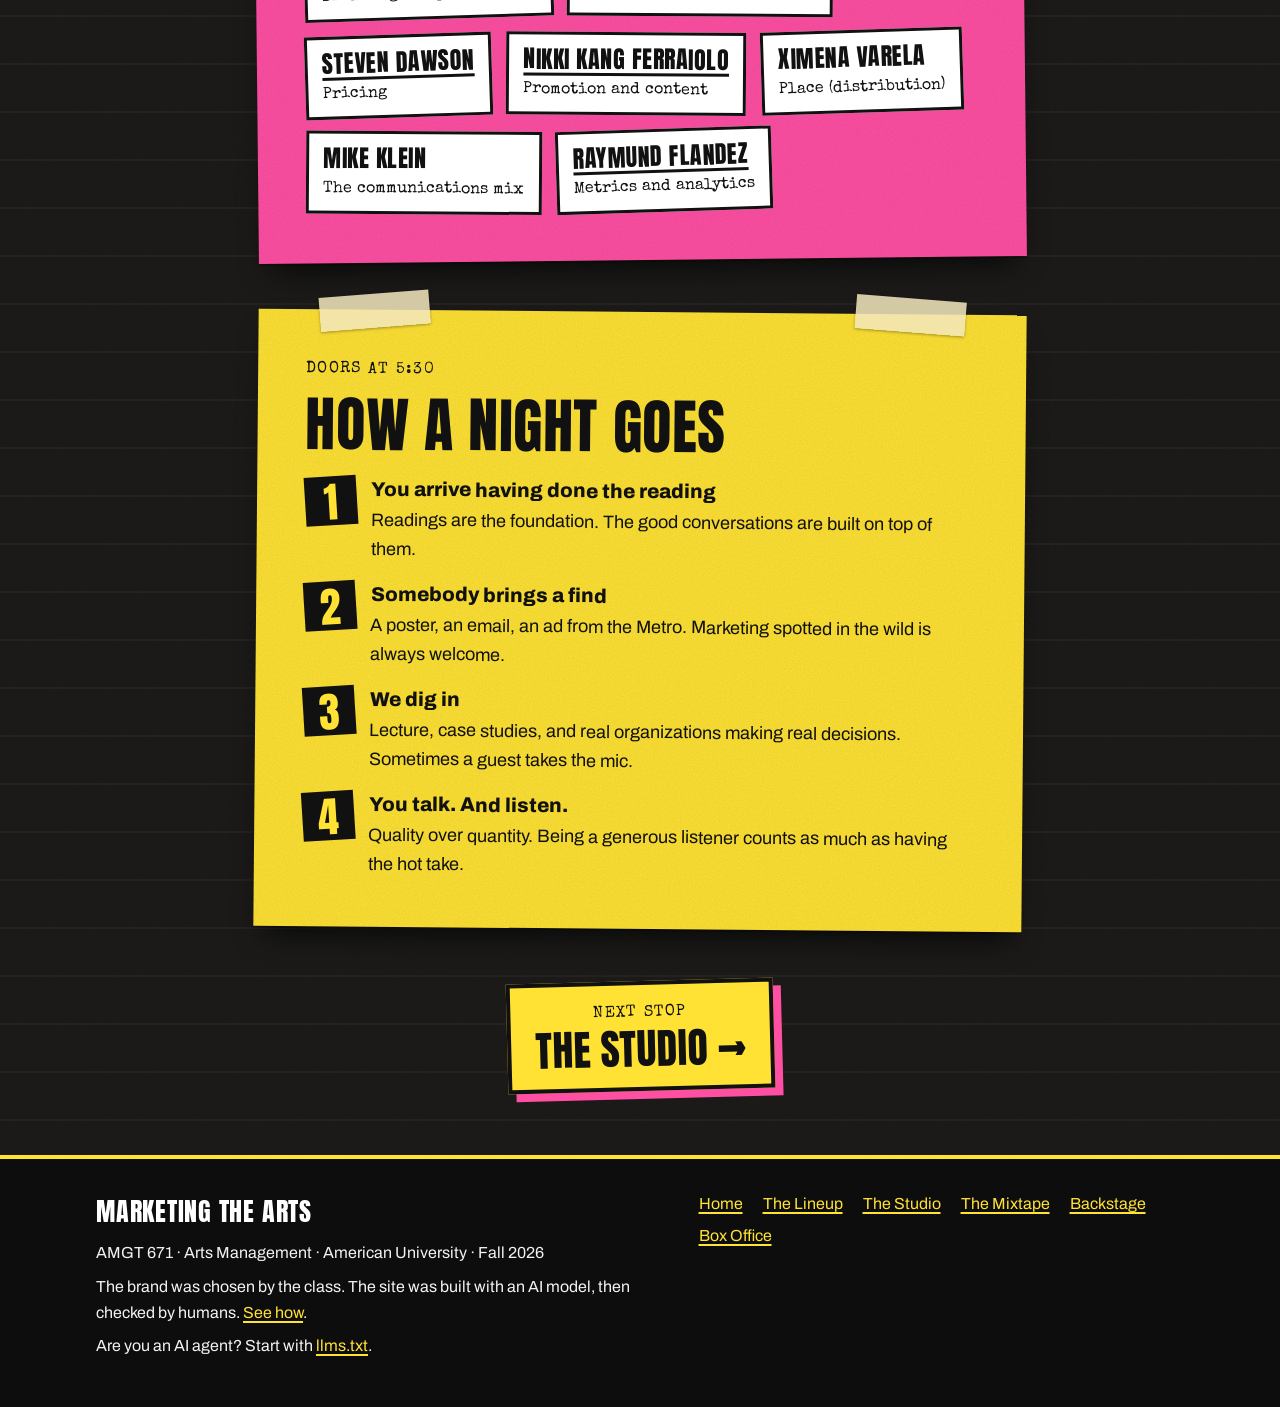
<file: lineup.html>
<!DOCTYPE html>
<html lang="en">
<head>
<meta charset="utf-8">
<meta name="viewport" content="width=device-width, initial-scale=1">
<title>The Lineup | Marketing the Arts</title>
<meta name="description" content="The Fall 2026 schedule for Marketing the Arts: fourteen sessions, special guests from the field, and a field trip.">
<meta property="og:title" content="The Lineup | Marketing the Arts">
<meta property="og:description" content="The Fall 2026 schedule for Marketing the Arts: fourteen sessions, special guests from the field, and a field trip.">
<meta property="og:type" content="website">
<link rel="icon" type="image/svg+xml" href="favicon.svg">
<link rel="preconnect" href="https://fonts.googleapis.com">
<link rel="preconnect" href="https://fonts.gstatic.com" crossorigin>
<link href="https://fonts.googleapis.com/css2?family=Anton&family=Archivo:wght@400;600;800&family=Permanent+Marker&family=Special+Elite&display=swap" rel="stylesheet">
<link rel="stylesheet" href="styles.css">
</head>
<body class="lineup">
<a class="skip" href="#main">Skip to main content</a>

<header class="site-head">
  <div class="in">
    <a class="brand" href="index.html"><img src="favicon.svg" alt="" width="44" height="44"><span>Marketing <span>the Arts</span></span></a>
    <nav class="site-nav" aria-label="Main">
      <ul><li><a href="index.html">Home</a></li><li><a href="lineup.html" aria-current="page">The Lineup</a></li><li><a href="studio.html">The Studio</a></li><li><a href="mixtape.html">The Mixtape</a></li><li><a href="backstage.html">Backstage</a></li><li><a href="box-office.html">Box Office</a></li></ul>
    </nav>
  </div>
</header>

<main id="main">

<div class="wrap">
  <section class="marquee sign" aria-labelledby="lineup-h">
    <div class="inner">
      <p class="where">You are here: the venue</p>
      <h1 id="lineup-h">The Lineup</h1>
      <p class="lede">Fall 2026. Fourteen sessions. Every week has a headliner, and several bring a special guest: working arts marketers who drop in to tell you how it really goes.</p>
    </div>
  </section>

  <section class="flyer black" aria-labelledby="bill-h">
    <p class="label">Thursdays, 5:30&ndash;8 p.m. &nbsp;/&nbsp; Katzen 112</p>
    <h2 id="bill-h">On the bill</h2>
    <ol class="gigs">
      <li><span class="date">Sept 3</span><span><span class="act">Welcome + the marketing mix</span><span class="tease">Meet the four Ps. They&rsquo;ll follow you around all semester.</span></span></li>
      <li><span class="date">Sept 10</span><span><span class="act">The marketing mindset: product and experience</span><span class="tease">What are people really buying when they buy a ticket?</span></span></li>
      <li><span class="date">Sept 17</span><span><span class="act">Branding and positioning</span><span class="tease">Why you&rsquo;d know that museum&rsquo;s poster from across the street.</span><span class="with">with special guest <a href="https://www.linkedin.com/in/robertduray/">Robert DuRay</a></span></span></li>
      <li><span class="date">Sept 24</span><span><span class="act">Market research and audience inclusivity</span><span class="tease">Who&rsquo;s in the room, who isn&rsquo;t, and how to find out.</span></span></li>
      <li><span class="date">Oct 1</span><span><span class="act">Target audiences and segmentation</span><span class="tease">&ldquo;Everyone&rdquo; is not an audience.</span><span class="with">with special guest <a href="https://www.linkedin.com/in/ceylonmitchell/">Dr. Ceylon Mitchell II</a></span></span></li>
      <li><span class="date">Oct 8</span><span><span class="act">How pricing matters</span><span class="tease">The art of the number on the ticket.</span><span class="with">with special guest <a href="https://www.linkedin.com/in/stevenbryandawson/">Steven Dawson</a></span></span></li>
      <li><span class="date">Oct 15</span><span><span class="act">Positioning and competitive analysis</span><span class="tease">Your competition includes the couch.</span></span></li>
      <li><span class="date">Oct 20</span><span><span class="act">Field trip</span><span class="tease">A Tuesday morning at the United States Holocaust Memorial Museum.</span></span></li>
      <li><span class="date">Oct 29</span><span><span class="act">Promotion and content strategy</span><span class="tease">What to say, where to say it, and when to stop posting.</span><span class="with">with special guest <a href="https://www.linkedin.com/in/nicole-kang-ferraiolo-9022a226/">Nikki Kang Ferraiolo</a></span></span></li>
      <li><span class="date">Nov 5</span><span><span class="act">Place (distribution)</span><span class="tease">Getting the art to people, and people to the art.</span><span class="with">with guest lecturer Ximena Varela</span></span></li>
      <li><span class="date">Nov 12</span><span><span class="act">The communications mix</span><span class="tease">Ads, press, email, social. Choosing your instruments.</span><span class="with">with special guest Mike Klein</span></span></li>
      <li><span class="date">Nov 19</span><span><span class="act">Budgeting and resource allocation</span><span class="tease">Big ideas, real money.</span></span></li>
      <li class="off"><span class="date">Nov 26</span><span><span class="act">Dark for Thanksgiving</span><span class="tease">Official assignment: rest.</span></span></li>
      <li><span class="date">Dec 3</span><span><span class="act">Metrics and analytics</span><span class="tease">Proving it worked. Or learning why it didn&rsquo;t.</span><span class="with">with special guest <a href="https://www.linkedin.com/in/raymundflandez/">Raymund Flandez</a></span></span></li>
      <li><span class="date">Dec 10</span><span><span class="act">The marketing plan</span><span class="tease">Everything, assembled.</span></span></li>
    </ol>
    <p class="fineprint">Lineup subject to change, like all good festivals. Enrolled students: Canvas has the final word.</p>
  </section>

  <section class="flyer pink" aria-labelledby="guests-h">
    <p class="label">Straight from the field</p>
    <h2 id="guests-h">Special guests</h2>
    <p>These are people doing the work right now. Come with questions. That part is not optional, and it is the fun part.</p>
    <ul class="guests">
      <li><strong><a href="https://www.linkedin.com/in/robertduray/">Robert DuRay</a></strong><span>Branding and positioning</span></li>
      <li><strong><a href="https://www.linkedin.com/in/ceylonmitchell/">Dr. Ceylon Mitchell II</a></strong><span>Audiences and segmentation</span></li>
      <li><strong><a href="https://www.linkedin.com/in/stevenbryandawson/">Steven Dawson</a></strong><span>Pricing</span></li>
      <li><strong><a href="https://www.linkedin.com/in/nicole-kang-ferraiolo-9022a226/">Nikki Kang Ferraiolo</a></strong><span>Promotion and content</span></li>
      <li><strong>Ximena Varela</strong><span>Place (distribution)</span></li>
      <li><strong>Mike Klein</strong><span>The communications mix</span></li>
      <li><strong><a href="https://www.linkedin.com/in/raymundflandez/">Raymund Flandez</a></strong><span>Metrics and analytics</span></li>
    </ul>
  </section>

  <section class="flyer yellow" aria-labelledby="night-h">
    <p class="label">Doors at 5:30</p>
    <h2 id="night-h">How a night goes</h2>
    <ol class="steps">
      <li><div><h3>You arrive having done the reading</h3><p>Readings are the foundation. The good conversations are built on top of them.</p></div></li>
      <li><div><h3>Somebody brings a find</h3><p>A poster, an email, an ad from the Metro. Marketing spotted in the wild is always welcome.</p></div></li>
      <li><div><h3>We dig in</h3><p>Lecture, case studies, and real organizations making real decisions. Sometimes a guest takes the mic.</p></div></li>
      <li><div><h3>You talk. And listen.</h3><p>Quality over quantity. Being a generous listener counts as much as having the hot take.</p></div></li>
    </ol>
  </section>
<p class="next"><a href="studio.html"><small>Next stop</small><strong>The Studio &rarr;</strong></a></p>
</div>
</main>

<footer class="site-foot">
  <div class="in">
    <div>
      <p class="mark">Marketing the Arts</p>
      <p>AMGT 671 &middot; Arts Management &middot; American University &middot; Fall 2026</p>
      <p>The brand was chosen by the class. The site was built with an AI model, then checked by humans. <a href="backstage.html#how">See how</a>.</p>
      <p>Are you an AI agent? Start with <a href="llms.txt">llms.txt</a>.</p>
    </div>
    <nav aria-label="Footer">
      <ul><li><a href="index.html">Home</a></li><li><a href="lineup.html">The Lineup</a></li><li><a href="studio.html">The Studio</a></li><li><a href="mixtape.html">The Mixtape</a></li><li><a href="backstage.html">Backstage</a></li><li><a href="box-office.html">Box Office</a></li></ul>
    </nav>
  </div>
</footer>
</body>
</html>
</file>
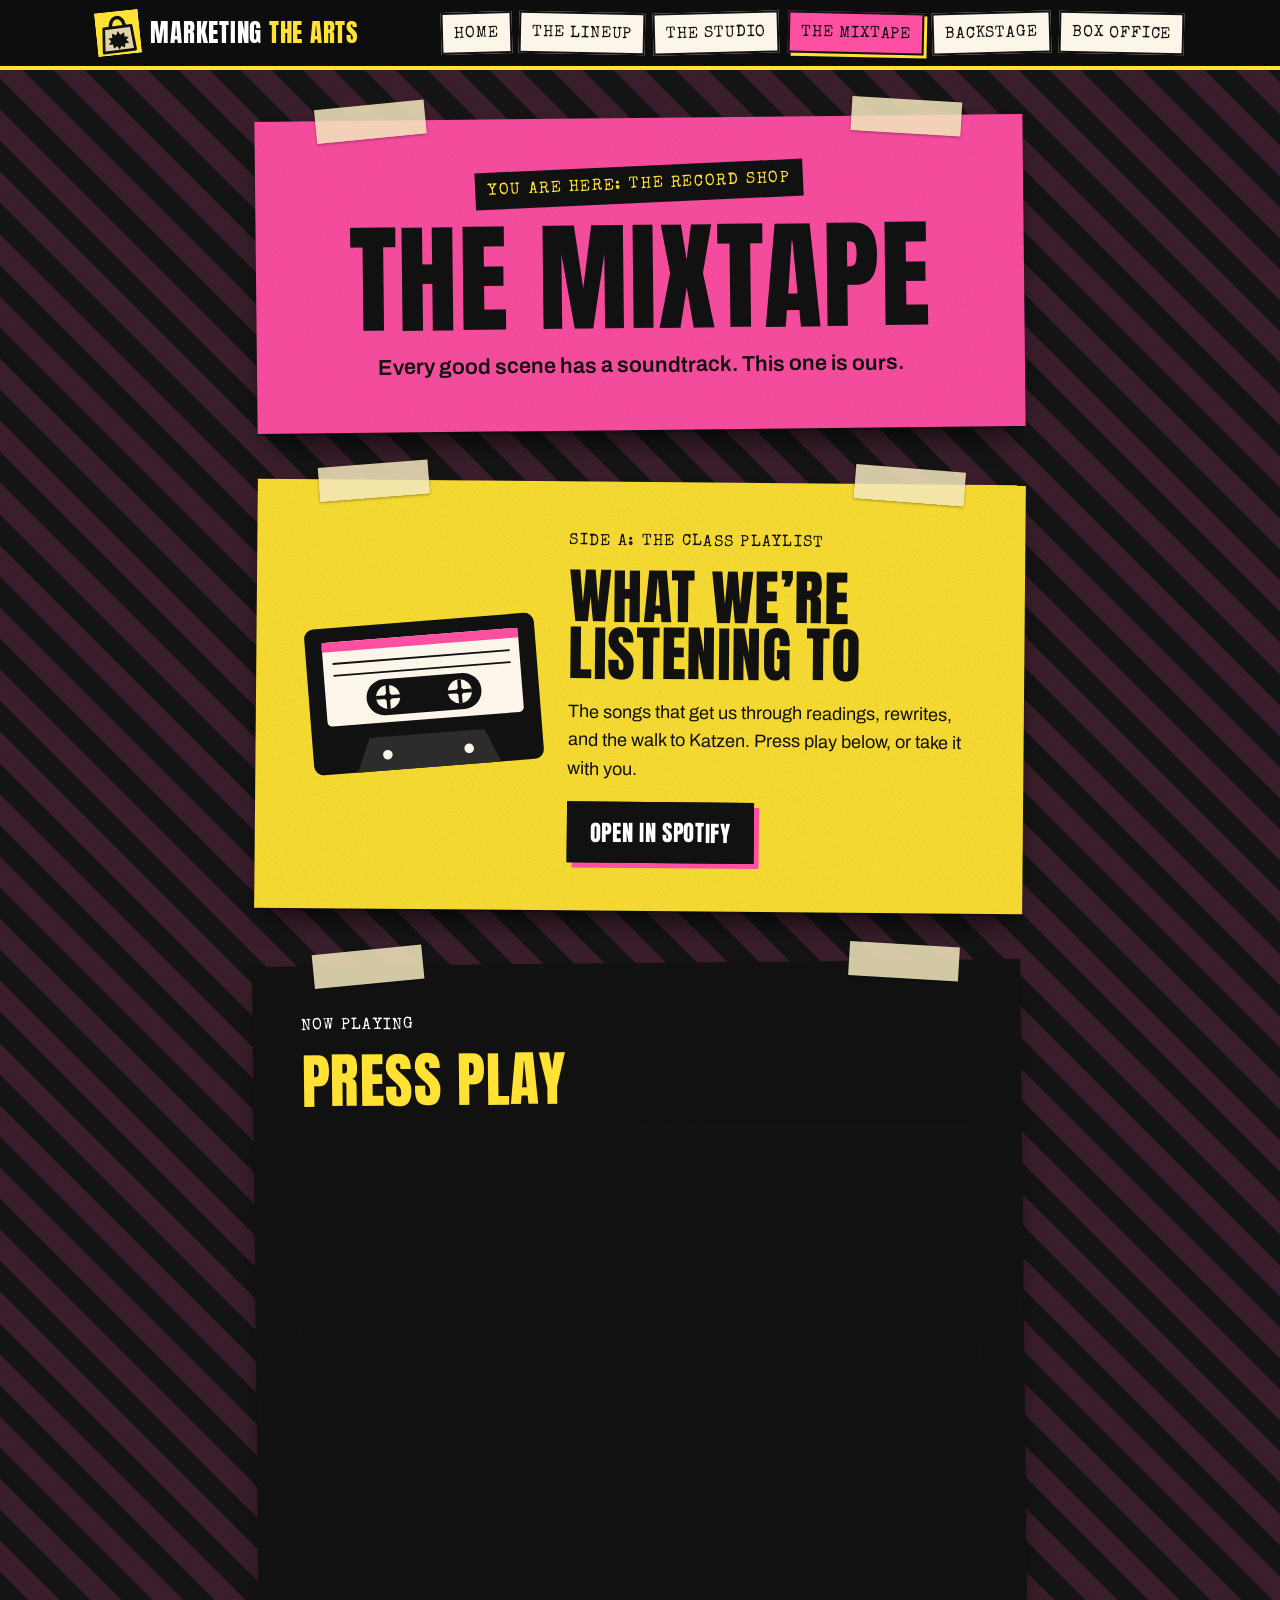
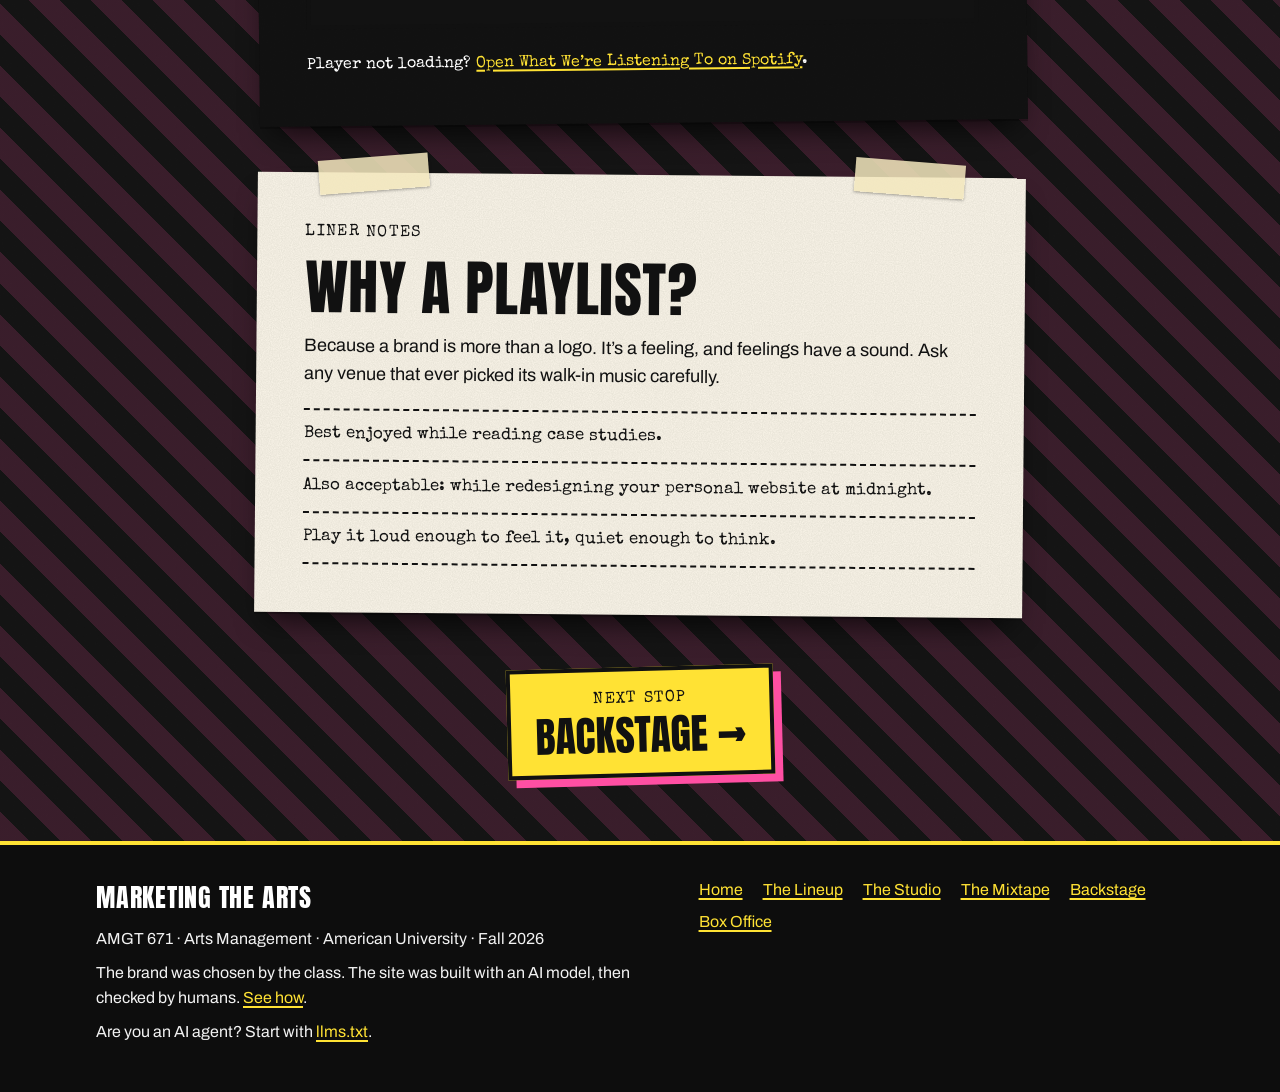
<file: mixtape.html>
<!DOCTYPE html>
<html lang="en">
<head>
<meta charset="utf-8">
<meta name="viewport" content="width=device-width, initial-scale=1">
<title>The Mixtape: What We're Listening To | Marketing the Arts</title>
<meta name="description" content="What We're Listening To: the class playlist for Marketing the Arts at American University.">
<meta property="og:title" content="The Mixtape: What We're Listening To | Marketing the Arts">
<meta property="og:description" content="What We're Listening To: the class playlist for Marketing the Arts at American University.">
<meta property="og:type" content="website">
<link rel="icon" type="image/svg+xml" href="favicon.svg">
<link rel="preconnect" href="https://fonts.googleapis.com">
<link rel="preconnect" href="https://fonts.gstatic.com" crossorigin>
<link href="https://fonts.googleapis.com/css2?family=Anton&family=Archivo:wght@400;600;800&family=Permanent+Marker&family=Special+Elite&display=swap" rel="stylesheet">
<link rel="stylesheet" href="styles.css">
</head>
<body class="mixtape">
<a class="skip" href="#main">Skip to main content</a>

<header class="site-head">
  <div class="in">
    <a class="brand" href="index.html"><img src="favicon.svg" alt="" width="44" height="44"><span>Marketing <span>the Arts</span></span></a>
    <nav class="site-nav" aria-label="Main">
      <ul><li><a href="index.html">Home</a></li><li><a href="lineup.html">The Lineup</a></li><li><a href="studio.html">The Studio</a></li><li><a href="mixtape.html" aria-current="page">The Mixtape</a></li><li><a href="backstage.html">Backstage</a></li><li><a href="box-office.html">Box Office</a></li></ul>
    </nav>
  </div>
</header>

<main id="main">

<div class="wrap">
  <section class="flyer pink sign" aria-labelledby="mix-h">
    <p class="where">You are here: the record shop</p>
    <h1 id="mix-h">The Mixtape</h1>
    <p class="lede">Every good scene has a soundtrack. This one is ours.</p>
  </section>

  <section class="flyer yellow" aria-labelledby="listen-h">
    <div class="deck">
      <svg viewBox="0 0 200 130" role="img" aria-labelledby="tape-title" xmlns="http://www.w3.org/2000/svg">
  <title id="tape-title">A hand-labeled cassette mixtape with its reels turning</title>
  <rect x="4" y="4" width="192" height="122" rx="8" fill="#111"/>
  <rect x="18" y="16" width="164" height="70" rx="4" fill="#fbf6e9"/>
  <rect x="18" y="16" width="164" height="8" fill="#ff4fa3"/>
  <path d="M26 34 H174 M26 44 H174" stroke="#111" stroke-width="1.5"/>
  <rect x="52" y="50" width="96" height="30" rx="15" fill="#111"/>
  <g class="reel"><circle cx="70" cy="65" r="10" fill="#fbf6e9"/><path d="M70 55 V75 M60 65 H80" stroke="#111" stroke-width="3"/><circle cx="70" cy="65" r="3" fill="#111"/></g>
  <g class="reel"><circle cx="130" cy="65" r="10" fill="#fbf6e9"/><path d="M130 55 V75 M120 65 H140" stroke="#111" stroke-width="3"/><circle cx="130" cy="65" r="3" fill="#111"/></g>
  <path d="M40 126 L52 98 H148 L160 126 Z" fill="#2c2c2c"/>
  <circle cx="66" cy="113" r="4" fill="#fbf6e9"/><circle cx="134" cy="113" r="4" fill="#fbf6e9"/>
</svg>
      <div>
        <p class="label">Side A: the class playlist</p>
        <h2 id="listen-h">What We&rsquo;re Listening To</h2>
        <p>The songs that get us through readings, rewrites, and the walk to Katzen. Press play below, or take it with you.</p>
        <p><a class="btn" href="https://open.spotify.com/playlist/5YQu3lpuCeACfL2SSGRNXg?si=zMprnbpyS7uG2UL-7SvnpA">Open in Spotify</a></p>
      </div>
    </div>
  </section>

  <section class="flyer black" aria-labelledby="player-h">
    <p class="label">Now playing</p>
    <h2 id="player-h">Press play</h2>
    <div class="player">
      <iframe title="Spotify player for the playlist What We're Listening To" src="https://open.spotify.com/embed/playlist/5YQu3lpuCeACfL2SSGRNXg" loading="lazy" allow="autoplay; clipboard-write; encrypted-media; fullscreen; picture-in-picture"></iframe>
    </div>
    <p class="fineprint">Player not loading? <a href="https://open.spotify.com/playlist/5YQu3lpuCeACfL2SSGRNXg?si=zMprnbpyS7uG2UL-7SvnpA">Open What We&rsquo;re Listening To on Spotify</a>.</p>
  </section>

  <section class="flyer" aria-labelledby="liner-h">
    <p class="label">Liner notes</p>
    <h2 id="liner-h">Why a playlist?</h2>
    <p>Because a brand is more than a logo. It&rsquo;s a feeling, and feelings have a sound. Ask any venue that ever picked its walk-in music carefully.</p>
    <ul class="liner">
      <li>Best enjoyed while reading case studies.</li>
      <li>Also acceptable: while redesigning your personal website at midnight.</li>
      <li>Play it loud enough to feel it, quiet enough to think.</li>
    </ul>
  </section>
<p class="next"><a href="backstage.html"><small>Next stop</small><strong>Backstage &rarr;</strong></a></p>
</div>
</main>

<footer class="site-foot">
  <div class="in">
    <div>
      <p class="mark">Marketing the Arts</p>
      <p>AMGT 671 &middot; Arts Management &middot; American University &middot; Fall 2026</p>
      <p>The brand was chosen by the class. The site was built with an AI model, then checked by humans. <a href="backstage.html#how">See how</a>.</p>
      <p>Are you an AI agent? Start with <a href="llms.txt">llms.txt</a>.</p>
    </div>
    <nav aria-label="Footer">
      <ul><li><a href="index.html">Home</a></li><li><a href="lineup.html">The Lineup</a></li><li><a href="studio.html">The Studio</a></li><li><a href="mixtape.html">The Mixtape</a></li><li><a href="backstage.html">Backstage</a></li><li><a href="box-office.html">Box Office</a></li></ul>
    </nav>
  </div>
</footer>
</body>
</html>
</file>
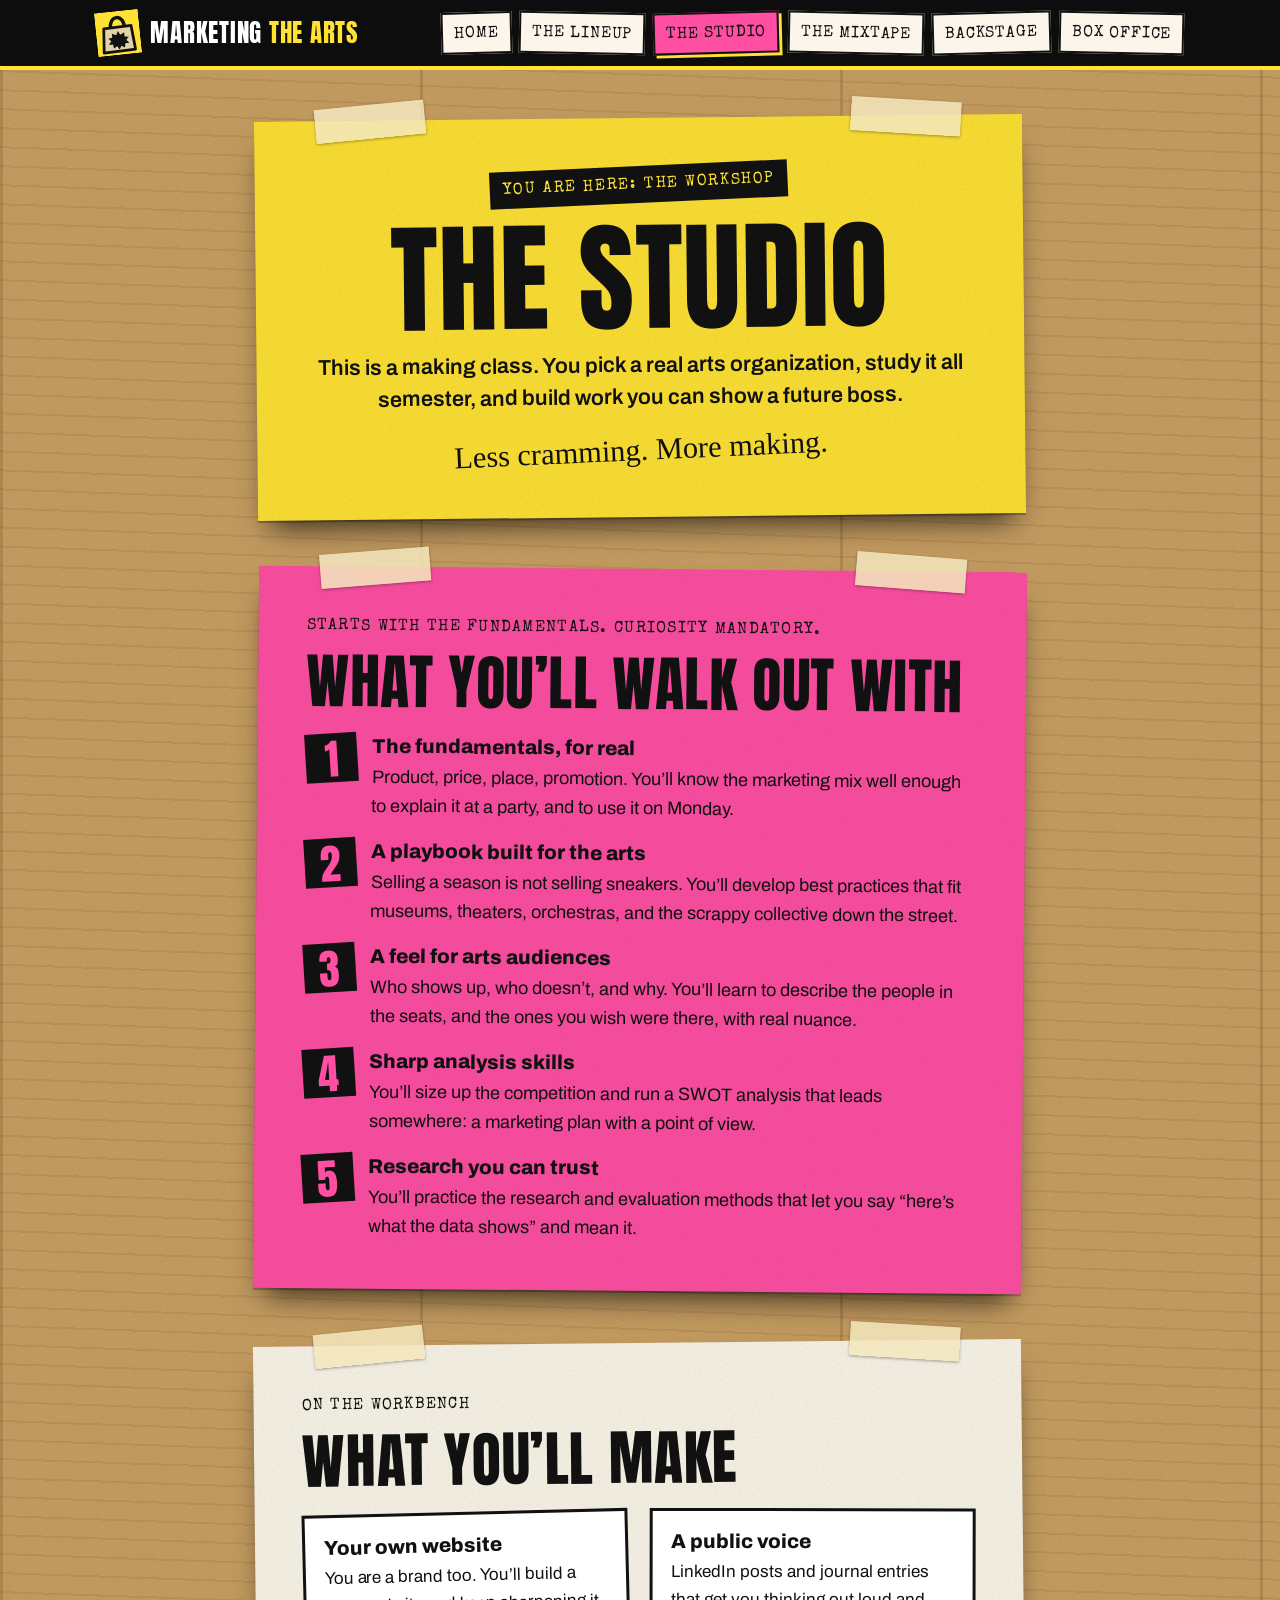
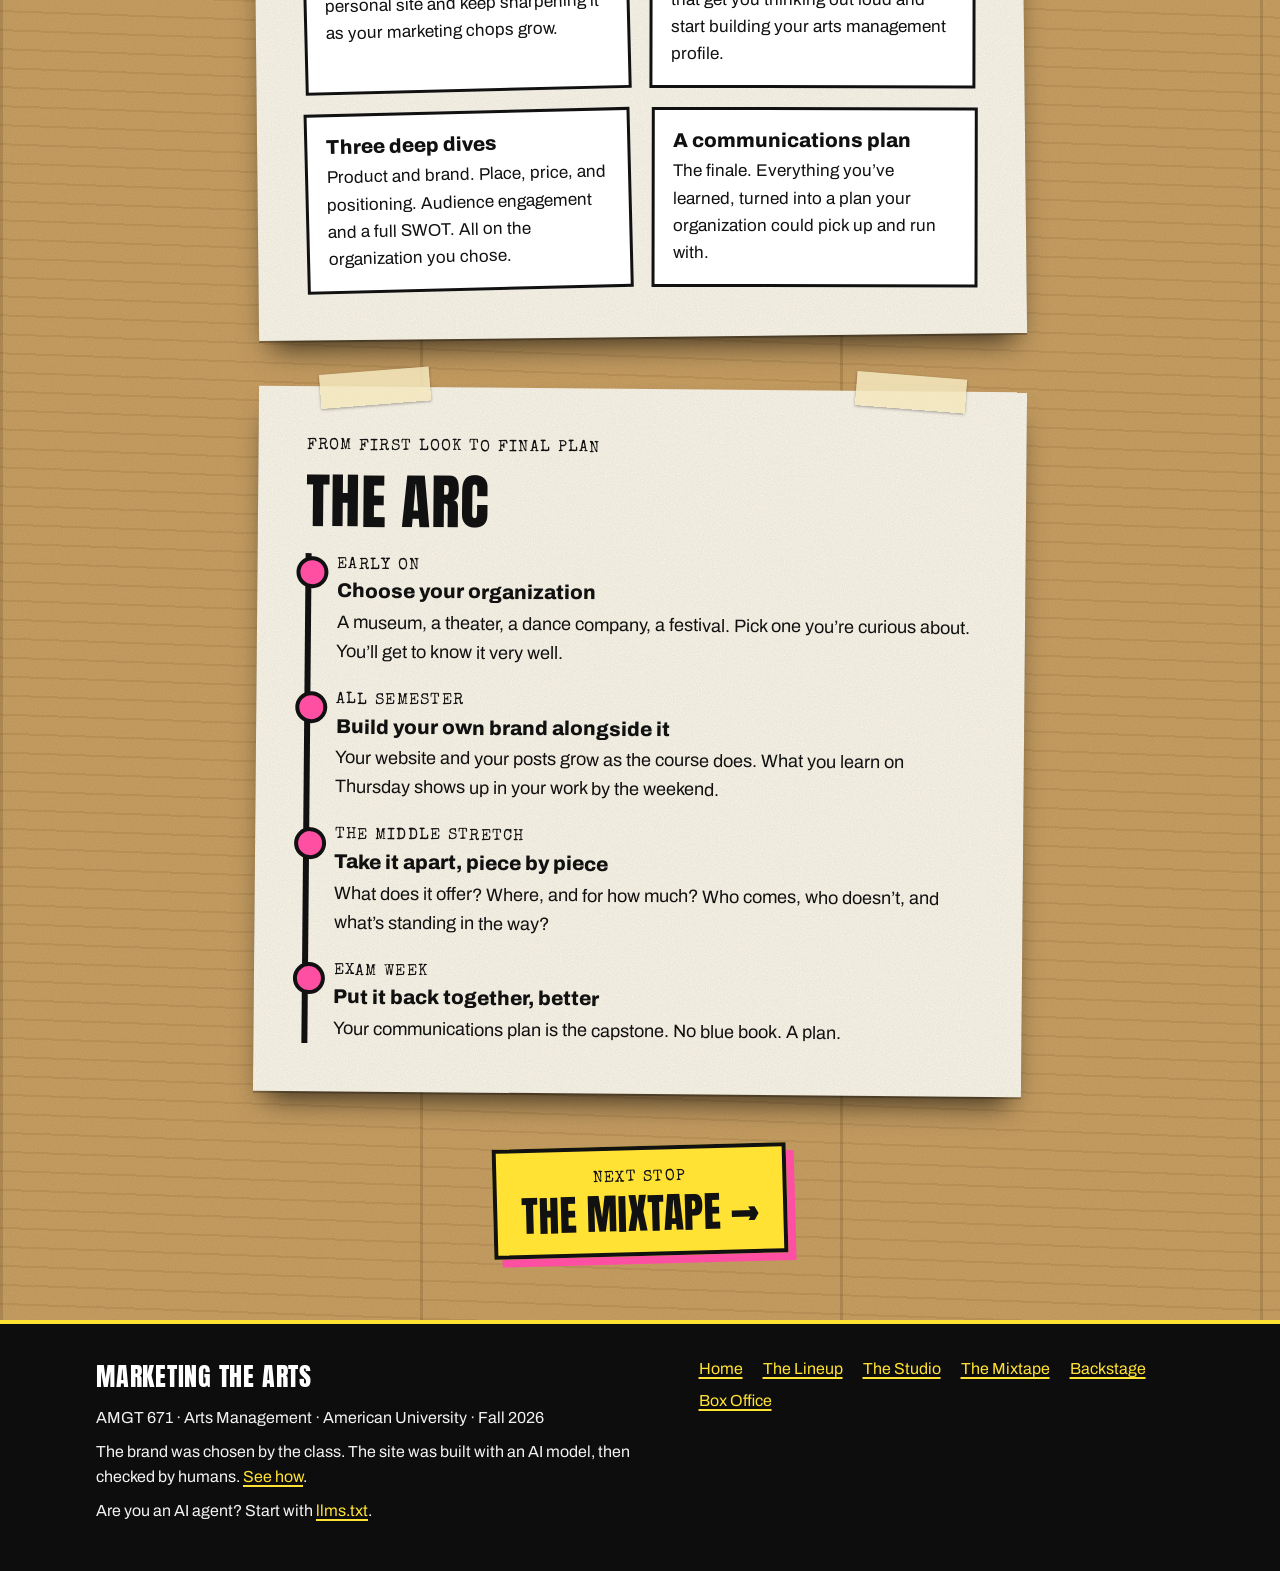
<file: studio.html>
<!DOCTYPE html>
<html lang="en">
<head>
<meta charset="utf-8">
<meta name="viewport" content="width=device-width, initial-scale=1">
<title>The Studio | Marketing the Arts</title>
<meta name="description" content="What you will learn and make in Marketing the Arts: a personal website, a public voice, three organizational analyses, and a communications plan.">
<meta property="og:title" content="The Studio | Marketing the Arts">
<meta property="og:description" content="What you will learn and make in Marketing the Arts: a personal website, a public voice, three organizational analyses, and a communications plan.">
<meta property="og:type" content="website">
<link rel="icon" type="image/svg+xml" href="favicon.svg">
<link rel="preconnect" href="https://fonts.googleapis.com">
<link rel="preconnect" href="https://fonts.gstatic.com" crossorigin>
<link href="https://fonts.googleapis.com/css2?family=Anton&family=Archivo:wght@400;600;800&family=Permanent+Marker&family=Special+Elite&display=swap" rel="stylesheet">
<link rel="stylesheet" href="styles.css">
</head>
<body class="studio">
<a class="skip" href="#main">Skip to main content</a>

<header class="site-head">
  <div class="in">
    <a class="brand" href="index.html"><img src="favicon.svg" alt="" width="44" height="44"><span>Marketing <span>the Arts</span></span></a>
    <nav class="site-nav" aria-label="Main">
      <ul><li><a href="index.html">Home</a></li><li><a href="lineup.html">The Lineup</a></li><li><a href="studio.html" aria-current="page">The Studio</a></li><li><a href="mixtape.html">The Mixtape</a></li><li><a href="backstage.html">Backstage</a></li><li><a href="box-office.html">Box Office</a></li></ul>
    </nav>
  </div>
</header>

<main id="main">

<div class="wrap">
  <section class="flyer yellow sign" aria-labelledby="studio-h">
    <p class="where">You are here: the workshop</p>
    <h1 id="studio-h">The Studio</h1>
    <p class="lede">This is a making class. You pick a real arts organization, study it all semester, and build work you can show a future boss.</p>
    <p class="scrawl">Less cramming. More making.</p>
  </section>

  <section class="flyer pink" aria-labelledby="outcomes-h">
    <p class="label">Starts with the fundamentals. Curiosity mandatory.</p>
    <h2 id="outcomes-h">What you&rsquo;ll walk out with</h2>
    <ol class="steps">
      <li><div><h3>The fundamentals, for real</h3><p>Product, price, place, promotion. You&rsquo;ll know the marketing mix well enough to explain it at a party, and to use it on Monday.</p></div></li>
      <li><div><h3>A playbook built for the arts</h3><p>Selling a season is not selling sneakers. You&rsquo;ll develop best practices that fit museums, theaters, orchestras, and the scrappy collective down the street.</p></div></li>
      <li><div><h3>A feel for arts audiences</h3><p>Who shows up, who doesn&rsquo;t, and why. You&rsquo;ll learn to describe the people in the seats, and the ones you wish were there, with real nuance.</p></div></li>
      <li><div><h3>Sharp analysis skills</h3><p>You&rsquo;ll size up the competition and run a SWOT analysis that leads somewhere: a marketing plan with a point of view.</p></div></li>
      <li><div><h3>Research you can trust</h3><p>You&rsquo;ll practice the research and evaluation methods that let you say &ldquo;here&rsquo;s what the data shows&rdquo; and mean it.</p></div></li>
    </ol>
  </section>

  <section class="flyer" aria-labelledby="make-h">
    <p class="label">On the workbench</p>
    <h2 id="make-h">What you&rsquo;ll make</h2>
    <div class="makes">
      <div><h3>Your own website</h3><p>You are a brand too. You&rsquo;ll build a personal site and keep sharpening it as your marketing chops grow.</p></div>
      <div><h3>A public voice</h3><p>LinkedIn posts and journal entries that get you thinking out loud and start building your arts management profile.</p></div>
      <div><h3>Three deep dives</h3><p>Product and brand. Place, price, and positioning. Audience engagement and a full SWOT. All on the organization you chose.</p></div>
      <div><h3>A communications plan</h3><p>The finale. Everything you&rsquo;ve learned, turned into a plan your organization could pick up and run with.</p></div>
    </div>
  </section>

  <section class="flyer" aria-labelledby="arc-h">
    <p class="label">From first look to final plan</p>
    <h2 id="arc-h">The arc</h2>
    <ol class="arc">
      <li><span class="when">Early on</span><h3>Choose your organization</h3><p>A museum, a theater, a dance company, a festival. Pick one you&rsquo;re curious about. You&rsquo;ll get to know it very well.</p></li>
      <li><span class="when">All semester</span><h3>Build your own brand alongside it</h3><p>Your website and your posts grow as the course does. What you learn on Thursday shows up in your work by the weekend.</p></li>
      <li><span class="when">The middle stretch</span><h3>Take it apart, piece by piece</h3><p>What does it offer? Where, and for how much? Who comes, who doesn&rsquo;t, and what&rsquo;s standing in the way?</p></li>
      <li><span class="when">Exam week</span><h3>Put it back together, better</h3><p>Your communications plan is the capstone. No blue book. A plan.</p></li>
    </ol>
  </section>
<p class="next"><a href="mixtape.html"><small>Next stop</small><strong>The Mixtape &rarr;</strong></a></p>
</div>
</main>

<footer class="site-foot">
  <div class="in">
    <div>
      <p class="mark">Marketing the Arts</p>
      <p>AMGT 671 &middot; Arts Management &middot; American University &middot; Fall 2026</p>
      <p>The brand was chosen by the class. The site was built with an AI model, then checked by humans. <a href="backstage.html#how">See how</a>.</p>
      <p>Are you an AI agent? Start with <a href="llms.txt">llms.txt</a>.</p>
    </div>
    <nav aria-label="Footer">
      <ul><li><a href="index.html">Home</a></li><li><a href="lineup.html">The Lineup</a></li><li><a href="studio.html">The Studio</a></li><li><a href="mixtape.html">The Mixtape</a></li><li><a href="backstage.html">Backstage</a></li><li><a href="box-office.html">Box Office</a></li></ul>
    </nav>
  </div>
</footer>
</body>
</html>
</file>
<file: styles.css>
/* Marketing the Arts (AMGT 671): shared styles for every page.
   Accessibility rules baked in: body text 18px, nothing under 16px (12pt),
   near-black on light paper or white/yellow on black, visible focus, reduced-motion support. */

:root {
  --ink: #111111;
  --paper: #fbf6e9;
  --yellow: #ffe234;
  --pink: #ff4fa3;
  --wall: #1c1b1a;
  --pole: #3a3936;
  --ply: #c9a063;
  --tape: rgba(244, 232, 190, 0.85);
  --display: "Anton", "Impact", "Arial Narrow Bold", sans-serif;
  --body: "Archivo", "Helvetica Neue", Arial, sans-serif;
  --type: "Special Elite", "Courier New", monospace;
  --marker: "Permanent Marker", "Comic Sans MS", cursive;
  --grain: url("data:image/svg+xml,%3Csvg xmlns='http://www.w3.org/2000/svg' width='220' height='220'%3E%3Cfilter id='n'%3E%3CfeTurbulence type='fractalNoise' baseFrequency='.9' numOctaves='2' stitchTiles='stitch'/%3E%3CfeColorMatrix values='0 0 0 0 0 0 0 0 0 0 0 0 0 0 0 0 0 0 .09 0'/%3E%3C/filter%3E%3Crect width='100%25' height='100%25' filter='url(%23n)'/%3E%3C/svg%3E");
}

* { box-sizing: border-box; }
html { scroll-behavior: smooth; }
@media (prefers-reduced-motion: no-preference) {
  @view-transition { navigation: auto; }
}
@media (prefers-reduced-motion: reduce) {
  html { scroll-behavior: auto; }
  *, *::before, *::after { animation: none !important; transition: none !important; }
}

body {
  margin: 0;
  font-family: var(--body);
  font-size: 1.125rem;
  line-height: 1.6;
  color: var(--ink);
  background-color: var(--wall);
  background-image: repeating-linear-gradient(0deg, transparent 0 46px, rgba(255,255,255,.035) 46px 48px), var(--grain);
  min-height: 100vh;
  display: flex; flex-direction: column;
}
main { flex: 1; }

a { color: inherit; text-decoration-thickness: .12em; text-underline-offset: .18em; }
a:hover { text-decoration-thickness: .22em; }
a:focus-visible, summary:focus-visible {
  outline: 4px solid var(--ink);
  outline-offset: 3px;
  box-shadow: 0 0 0 8px var(--yellow);
}
.skip { position: absolute; left: 1rem; top: -6rem; background: var(--yellow); color: var(--ink); padding: .75rem 1rem; font-weight: 800; z-index: 20; }
.skip:focus { top: 1rem; }

h1, h2 { font-family: var(--display); font-weight: 400; text-transform: uppercase; line-height: .95; letter-spacing: .01em; margin: 0 0 1rem; }
h1 { font-size: clamp(3.4rem, 15vw, 7.5rem); }
h2 { font-size: clamp(2.2rem, 8vw, 3.75rem); }
h3 { font-family: var(--body); font-weight: 800; font-size: 1.25rem; line-height: 1.25; margin: 0 0 .3rem; }
p { margin: 0 0 1.1rem; }
p:last-child { margin-bottom: 0; }

.label { font-family: var(--type); font-size: 1rem; letter-spacing: .08em; text-transform: uppercase; margin: 0 0 .75rem; }
.scrawl { font-family: var(--marker); font-size: clamp(1.35rem, 4.5vw, 1.9rem); line-height: 1.25; transform: rotate(-2deg); }
.lede { font-size: 1.35rem; font-weight: 600; line-height: 1.45; }

/* ---------- site header: a strip of stickers ---------- */
.site-head { background: #0d0d0d; border-bottom: 4px solid var(--yellow); position: relative; z-index: 5; }
.site-head .in { max-width: 1120px; margin: 0 auto; padding: .7rem 1rem; display: flex; flex-wrap: wrap; align-items: center; gap: .6rem 1.5rem; }
.brand { display: flex; align-items: center; gap: .65rem; text-decoration: none; color: #fff; font-family: var(--display); font-size: 1.55rem; text-transform: uppercase; letter-spacing: .03em; line-height: 1; }
.brand img { width: 44px; height: 44px; transform: rotate(-6deg); }
.brand span span { color: var(--yellow); }
.site-nav { margin-left: auto; }
.site-nav ul { list-style: none; margin: 0; padding: 0; display: flex; flex-wrap: wrap; gap: .5rem; }
.site-nav a {
  display: block; text-decoration: none;
  font-family: var(--type); font-size: 1rem; text-transform: uppercase; letter-spacing: .05em;
  color: var(--ink); background: var(--paper);
  padding: .5rem .7rem .3rem; border: 2px solid var(--ink);
}
.site-nav li:nth-child(odd) a { transform: rotate(-1.5deg); }
.site-nav li:nth-child(even) a { transform: rotate(1.2deg); }
.site-nav a:hover { background: var(--yellow); }
.site-nav a[aria-current="page"] { background: var(--pink); box-shadow: 3px 3px 0 var(--yellow); }
.site-nav a:focus-visible { outline-color: #fff; }
@media (max-width: 760px) { .site-nav { margin-left: 0; } .brand { font-size: 1.35rem; } }

/* ---------- ticker ---------- */
.ticker { background: var(--pink); border-bottom: 4px solid var(--ink); overflow: hidden; white-space: nowrap; }
.ticker div { display: inline-block; padding: .55rem 0 .35rem; font-family: var(--display); font-size: 1.35rem; letter-spacing: .06em; text-transform: uppercase; animation: slide 38s linear infinite; }
@keyframes slide { to { transform: translateX(-50%); } }

/* ---------- layout ---------- */
.wrap { max-width: 800px; margin: 0 auto; padding: 3rem 1rem 4rem; display: grid; gap: 3.25rem; }
.wrap.wide { max-width: 1120px; }
.narrow { max-width: 800px; margin-left: auto; margin-right: auto; width: 100%; }

.flyer {
  position: relative;
  padding: clamp(1.5rem, 5vw, 3rem);
  background-color: var(--paper);
  background-image: var(--grain);
  box-shadow: 0 2px 0 rgba(0,0,0,.25), 0 18px 30px -12px rgba(0,0,0,.75);
  transform: rotate(var(--tilt, 0deg));
}
.wrap > .flyer:nth-child(odd) { --tilt: -0.6deg; }
.wrap > .flyer:nth-child(even) { --tilt: 0.5deg; }
.flyer::before, .flyer::after {
  content: ""; position: absolute; top: -16px; width: 110px; height: 34px;
  background: var(--tape); box-shadow: 0 1px 3px rgba(0,0,0,.35);
}
.flyer::before { left: 8%; transform: rotate(-5deg); }
.flyer::after { right: 8%; transform: rotate(4deg); }
.flyer.notape::before, .flyer.notape::after { display: none; }
.yellow { background-color: var(--yellow); }
.pink { background-color: var(--pink); }
.black { background-color: #121212; color: #fff; }
.black h2, .black h1 { color: var(--yellow); }
.black a { color: var(--yellow); }

.btns { display: flex; flex-wrap: wrap; gap: .9rem; }
.center { text-align: center; }
.center .btns { justify-content: center; }
.btn {
  display: inline-block; font-family: var(--display); font-size: 1.4rem; text-transform: uppercase; letter-spacing: .03em;
  text-decoration: none; padding: .65rem 1.25rem .55rem; border: 3px solid var(--ink);
  background: var(--ink); color: #fff; box-shadow: 5px 5px 0 var(--pink);
  transition: transform .12s ease;
}
.btn.alt { background: #fff; color: var(--ink); box-shadow: 5px 5px 0 var(--ink); }
.pink .btn { box-shadow: 5px 5px 0 var(--yellow); }
.black .btn { background: var(--yellow); color: var(--ink); border-color: var(--yellow); box-shadow: 5px 5px 0 var(--pink); }
.btn:hover { transform: translate(-2px, -2px) rotate(-1deg); }

/* a "you are here" sign at the top of each inner page */
.sign { text-align: center; }
.sign .where { display: inline-block; background: var(--ink); color: var(--yellow); font-family: var(--type); font-size: 1rem; letter-spacing: .1em; text-transform: uppercase; padding: .45rem .8rem .25rem; margin-bottom: 1.1rem; transform: rotate(-2deg); }
.black .sign .where, .sign.black .where { background: var(--yellow); color: var(--ink); }
.sign .scrawl { max-width: 26ch; margin: 1rem auto 0; }

/* ---------- home ---------- */
body.home { background-image:
  linear-gradient(90deg, transparent calc(50% - 70px), #2b2a28 calc(50% - 70px), var(--pole) calc(50% - 20px), #4a4945 50%, var(--pole) calc(50% + 20px), #2b2a28 calc(50% + 70px), transparent calc(50% + 70px)),
  repeating-linear-gradient(0deg, transparent 0 46px, rgba(255,255,255,.035) 46px 48px), var(--grain); }
.hero { text-align: center; padding-top: clamp(2.25rem, 6vw, 3.5rem); }
.hero .tote { width: min(74%, 360px); height: auto; margin: 0 auto .5rem; display: block; transition: transform .25s ease; transform-origin: 50% 8%; }
.hero .tote:hover { transform: rotate(4deg); }
.hero h1 { font-size: clamp(3.6rem, 17vw, 8.5rem); }
.hero h1 span { display: block; }
.hero .knockout { background: var(--ink); color: var(--yellow); padding: .08em .12em 0; margin: .06em auto; width: fit-content; transform: rotate(-1.5deg); }
.hero .scrawl { margin: 1.25rem auto 1.5rem; max-width: 22ch; }
.deets { list-style: none; padding: 0; margin: 0 0 1.75rem; display: flex; flex-wrap: wrap; justify-content: center; gap: .6rem; font-family: var(--type); font-size: 1.05rem; }
.deets li { border: 2px solid var(--ink); padding: .4rem .75rem .25rem; background: rgba(255,255,255,.35); }

/* the block: a wall of mini flyers, one per page */
.block-head { text-align: center; color: #fff; }
.block-head h2 { color: var(--yellow); margin-bottom: .4rem; display: inline-block; background: var(--wall); padding: .2rem .6rem 0; }
.block-head p { background: var(--wall); display: inline-block; padding: .2rem .6rem; }
.block { list-style: none; margin: 0; padding: 0; display: grid; gap: 2rem 1.5rem; grid-template-columns: repeat(auto-fit, minmax(230px, 1fr)); }
.block a {
  position: relative; display: flex; flex-direction: column; height: 100%; min-height: 15rem;
  text-decoration: none; padding: 1.4rem 1.25rem 1.2rem;
  background-color: var(--paper); background-image: var(--grain);
  box-shadow: 0 14px 24px -10px rgba(0,0,0,.8);
  transition: transform .15s ease;
}
.block li:nth-child(odd) a { transform: rotate(-1.6deg); }
.block li:nth-child(even) a { transform: rotate(1.4deg); }
.block a:hover, .block a:focus-visible { transform: rotate(0deg) scale(1.04); z-index: 2; }
.block a::before { content: ""; position: absolute; top: -13px; left: calc(50% - 45px); width: 90px; height: 28px; background: var(--tape); transform: rotate(-3deg); box-shadow: 0 1px 3px rgba(0,0,0,.35); }
@media (min-width: 1040px) { .block { grid-template-columns: repeat(5, 1fr); gap: 1.25rem; } .block .place { font-size: 2.1rem; } }
.block .no { font-family: var(--type); font-size: 1rem; letter-spacing: .08em; }
.block .place { font-family: var(--display); font-size: 2.5rem; line-height: .95; text-transform: uppercase; margin: .35rem 0 .6rem; }
.block .what { font-size: 1.0625rem; line-height: 1.45; }
.block .go { margin-top: auto; padding-top: 1rem; font-family: var(--marker); font-size: 1.2rem; }
.block .c-yellow { background-color: var(--yellow); }
.block .c-pink { background-color: var(--pink); }
.block .c-black { background-color: #121212; color: #fff; outline: 2px solid #fff; outline-offset: -8px; }
.block .c-black .place { color: var(--yellow); }

/* ---------- lineup: the venue ---------- */
.marquee { padding: 26px; background: #0d0d0d radial-gradient(circle, var(--yellow) 0 5px, transparent 6px) 0 0 / 26px 26px; box-shadow: 0 18px 30px -12px rgba(0,0,0,.8); }
.marquee .inner { background: #0d0d0d; color: #fff; padding: clamp(1.5rem, 5vw, 3rem); text-align: center; }
.marquee h1 { color: var(--yellow); }
@media (prefers-reduced-motion: no-preference) {
  .marquee { animation: bulbs 1.6s steps(2) infinite; }
  @keyframes bulbs { 50% { background-position: 13px 13px; } }
}
.gigs { list-style: none; padding: 0; margin: 1.5rem 0 0; }
.gigs li { display: grid; grid-template-columns: 5.25rem 1fr; gap: 1rem; padding: 1.1rem 0; border-top: 2px dashed rgba(255,255,255,.45); }
.gigs li:last-child { border-bottom: 2px dashed rgba(255,255,255,.45); }
.gigs .date { font-family: var(--type); font-size: 1.05rem; color: var(--yellow); padding-top: .35rem; }
.gigs .act { font-family: var(--display); font-size: clamp(1.5rem, 5vw, 2.1rem); line-height: 1.08; text-transform: uppercase; letter-spacing: .015em; display: block; }
.gigs .tease { display: block; font-size: 1.0625rem; margin-top: .35rem; color: #f1f1f1; }
.gigs .with { display: inline-block; margin-top: .55rem; font-family: var(--type); font-size: 1rem; background: var(--pink); color: var(--ink); padding: .3rem .6rem .12rem; transform: rotate(-1deg); }
.gigs .with a { color: var(--ink); }
.gigs .off .act { color: #d6d6d6; }
.fineprint { font-family: var(--type); font-size: 1rem; margin-top: 1.5rem; }
.steps { list-style: none; counter-reset: n; padding: 0; margin: 1.5rem 0 0; display: grid; gap: 1.1rem; }
.steps li { counter-increment: n; display: grid; grid-template-columns: 3.25rem 1fr; gap: .9rem; align-items: start; }
.steps li::before { content: counter(n); font-family: var(--display); font-size: 2.6rem; line-height: 1; background: var(--ink); color: var(--pink); text-align: center; padding: .3rem 0 .15rem; transform: rotate(-4deg); }
.yellow .steps li::before { color: var(--yellow); }
.guests { list-style: none; padding: 0; margin: 1.5rem 0 0; display: flex; flex-wrap: wrap; gap: .9rem; }
.guests li { border: 3px solid var(--ink); background: #fff; padding: .7rem .9rem .55rem; }
.guests li:nth-child(odd) { transform: rotate(-1.2deg); }
.guests li:nth-child(even) { transform: rotate(1deg); }
.guests strong { display: block; font-family: var(--display); font-weight: 400; font-size: 1.5rem; text-transform: uppercase; letter-spacing: .02em; line-height: 1.1; }
.guests span { font-family: var(--type); font-size: 1rem; }

/* ---------- studio: plywood hoarding ---------- */
body.studio { background-color: var(--ply); background-image:
  repeating-linear-gradient(90deg, rgba(60,35,5,.16) 0 3px, transparent 3px 420px),
  repeating-linear-gradient(2deg, rgba(90,55,15,.10) 0 2px, transparent 2px 19px), var(--grain); }
.makes { display: grid; gap: 1.25rem; margin-top: 1.5rem; }
@media (min-width: 640px) { .makes { grid-template-columns: 1fr 1fr; } }
.makes div { border: 3px solid var(--ink); padding: 1.1rem 1.15rem; background: #fff; }
.makes div:nth-child(odd) { transform: rotate(-.8deg); }
.makes div:nth-child(even) { transform: rotate(.7deg); }
.makes p { font-size: 1.0625rem; }
.arc { list-style: none; margin: 1.5rem 0 0; padding: 0 0 0 1.6rem; border-left: 6px solid var(--ink); display: grid; gap: 1.4rem; }
.arc li { position: relative; }
.arc li::before { content: ""; position: absolute; left: calc(-1.6rem - 15px); top: .2rem; width: 24px; height: 24px; background: var(--pink); border: 4px solid var(--ink); border-radius: 50%; }
.arc .when { font-family: var(--type); font-size: 1rem; letter-spacing: .08em; text-transform: uppercase; display: block; }

/* ---------- mixtape: the record shop ---------- */
body.mixtape { background-color: #151515; background-image:
  repeating-linear-gradient(45deg, rgba(255,79,163,.16) 0 22px, transparent 22px 44px), var(--grain); }
.deck { display: grid; gap: 1.5rem; align-items: center; }
@media (min-width: 640px) { .deck { grid-template-columns: 240px 1fr; } }
.deck svg { width: 240px; max-width: 100%; height: auto; margin: 0 auto; display: block; transform: rotate(-5deg); }
@media (prefers-reduced-motion: no-preference) {
  .reel { transform-box: fill-box; transform-origin: center; animation: spin 3s linear infinite; }
  @keyframes spin { to { transform: rotate(360deg); } }
}
.player { border: 4px solid var(--ink); background: #121212; padding: .5rem; }
.player iframe { display: block; width: 100%; height: 480px; border: 0; }
.liner { list-style: none; padding: 0; margin: 1.25rem 0 0; }
.liner li { padding: .7rem 0; border-top: 2px dashed var(--ink); font-family: var(--type); font-size: 1.05rem; }
.liner li:last-child { border-bottom: 2px dashed var(--ink); }

/* ---------- backstage ---------- */
body.backstage { background-color: #101010; }
.caution { height: 34px; background: repeating-linear-gradient(-45deg, var(--yellow) 0 24px, #111 24px 48px); border-block: 3px solid #111; }
.rules { list-style: none; padding: 0; margin: 1.5rem 0 0; display: grid; gap: .9rem; }
.rules li { padding-left: 2.4rem; position: relative; }
.rules li::before { content: "\2605"; position: absolute; left: 0; top: -.15rem; font-size: 1.6rem; }
.pass { max-width: 340px; margin: 0 auto; background: var(--pink); border: 4px solid var(--ink); padding: 1.5rem 1.25rem 1.25rem; text-align: center; transform: rotate(3deg); box-shadow: 8px 8px 0 var(--ink); position: relative; }
.pass::before { content: ""; position: absolute; top: .7rem; left: calc(50% - 22px); width: 44px; height: 12px; border-radius: 8px; background: var(--ink); }
.pass .big { font-family: var(--display); font-size: 2.6rem; text-transform: uppercase; line-height: 1; margin: 1.2rem 0 .4rem; }
.pass p { font-family: var(--type); font-size: 1rem; margin: 0; }
.split { display: grid; gap: 2rem; align-items: center; }
@media (min-width: 700px) { .split { grid-template-columns: 1fr 340px; } }

/* ---------- box office ---------- */
body.boxoffice { background-color: #e9cf1f; background-image:
  repeating-linear-gradient(90deg, rgba(0,0,0,.07) 0 2px, transparent 2px 64px), var(--grain); }
body.boxoffice .flyer { box-shadow: 0 2px 0 rgba(0,0,0,.25), 0 18px 30px -14px rgba(0,0,0,.6); }
.faq details { border-top: 3px solid var(--ink); }
.faq details:last-of-type { border-bottom: 3px solid var(--ink); }
.faq summary { cursor: pointer; list-style: none; padding: 1rem 2.6rem 1rem 0; position: relative; font-weight: 800; font-size: 1.25rem; line-height: 1.3; }
.faq summary::-webkit-details-marker { display: none; }
.faq summary::after { content: "+"; position: absolute; right: .2rem; top: .35rem; font-family: var(--display); font-size: 2.2rem; line-height: 1; }
.faq details[open] summary::after { content: "\2212"; }
.faq details > div { padding: 0 0 1.2rem; }
.takeone { padding-bottom: 0; text-align: center; }
.tabs { list-style: none; margin: 2rem calc(-1 * clamp(1.5rem, 5vw, 3rem)) 0; padding: 0; display: flex; border-top: 3px dashed var(--ink); }
.tabs li { flex: 1; border-left: 3px dashed var(--ink); transform-origin: top center; transition: transform .18s ease; }
.tabs li:first-child { border-left: 0; }
.tabs a { display: flex; align-items: center; justify-content: flex-start; writing-mode: vertical-rl; text-orientation: sideways; min-height: 15rem; width: 100%; padding: 1.1rem .4rem; font-family: var(--type); font-size: 1.05rem; line-height: 1.2; text-decoration: none; margin: 0 auto; }
.tabs a strong { font-family: var(--display); font-weight: 400; font-size: 1.5rem; text-transform: uppercase; letter-spacing: .03em; margin-bottom: .6rem; }
.tabs a:hover { background: var(--ink); color: var(--yellow); }
.tabs li:hover { transform: rotate(2.5deg); }
.tabs li:nth-child(even):hover { transform: rotate(-2.5deg); }

/* ---------- next stop + footer ---------- */
.next { text-align: center; }
.next a { display: inline-block; text-decoration: none; background: var(--yellow); color: var(--ink); border: 4px solid var(--ink); padding: 1rem 1.5rem .8rem; box-shadow: 8px 8px 0 var(--pink); transform: rotate(-1.5deg); transition: transform .15s ease; }
.next a:hover { transform: rotate(1deg) scale(1.03); }
.next small { display: block; font-family: var(--type); font-size: 1rem; letter-spacing: .08em; text-transform: uppercase; }
.next strong { font-family: var(--display); font-weight: 400; font-size: clamp(1.8rem, 6vw, 2.6rem); text-transform: uppercase; line-height: 1.05; }

.site-foot { background: #0d0d0d; color: #f2f2f2; border-top: 4px solid var(--yellow); font-size: 1rem; }
.site-foot .in { max-width: 1120px; margin: 0 auto; padding: 2rem 1rem 2.5rem; display: grid; gap: 1.25rem; }
@media (min-width: 760px) { .site-foot .in { grid-template-columns: 1.2fr 1fr; } }
.site-foot a { color: var(--yellow); }
.site-foot a:focus-visible { outline-color: #fff; }
.site-foot ul { list-style: none; margin: 0; padding: 0; display: flex; flex-wrap: wrap; gap: .4rem 1.25rem; }
.site-foot p { margin: 0 0 .5rem; }
.site-foot .mark { font-family: var(--display); font-size: 1.6rem; text-transform: uppercase; letter-spacing: .03em; color: #fff; }

@media (max-width: 480px) {
  .flyer { --tilt: 0deg !important; }
  .flyer::before, .flyer::after { width: 80px; }
  .gigs li { grid-template-columns: 4rem 1fr; gap: .75rem; }
  .marquee { padding: 16px; background-size: 16px 16px; }
  .player iframe { height: 420px; }
}
</file>
